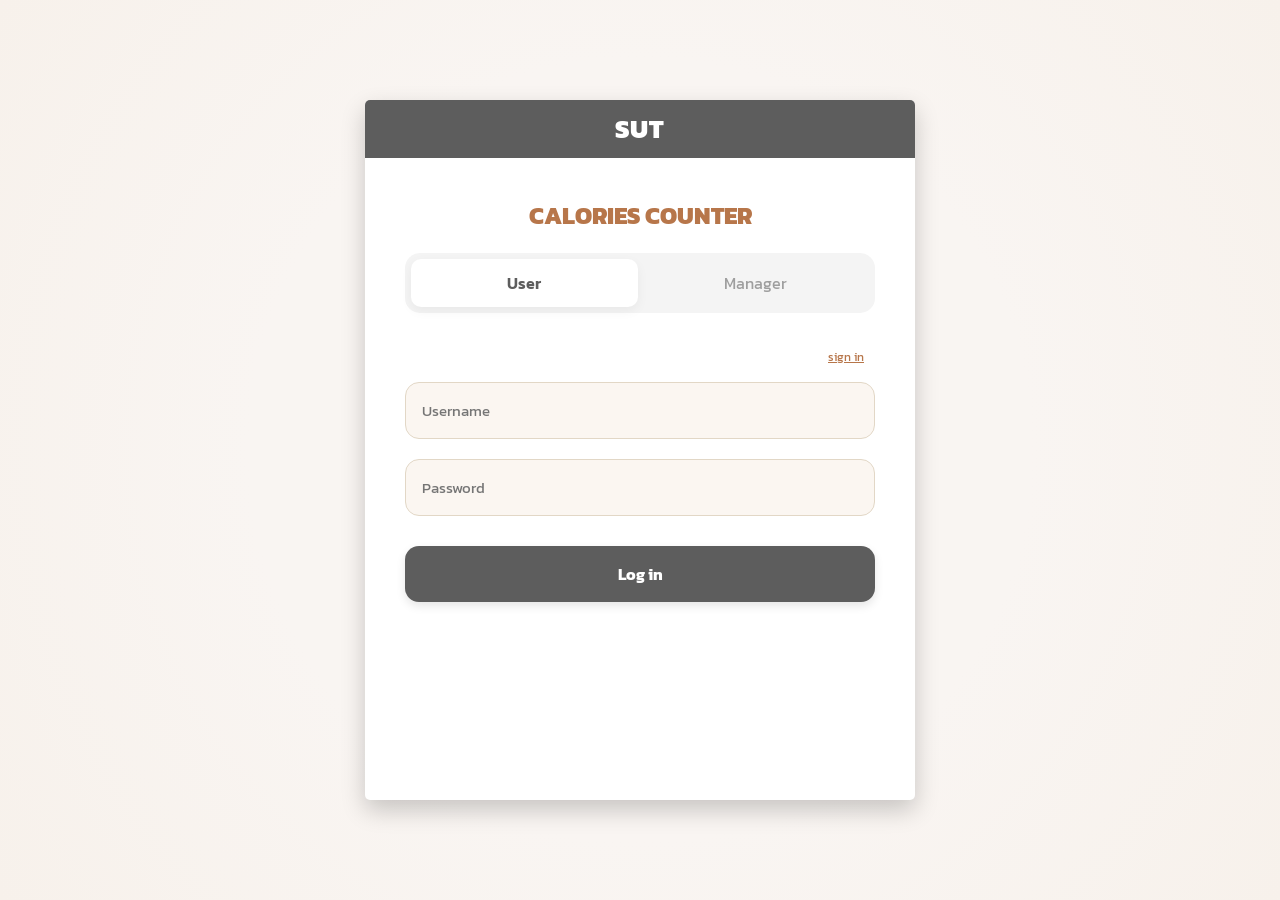
<file: src/main/resources/templates/index.html>
<!DOCTYPE html>
<html lang="th">
<head>
    <meta charset="UTF-8">
    <meta name="viewport" content="width=device-width, initial-scale=1.0">
    <title>log in - CalTrack</title>
    <link href="https://fonts.googleapis.com/css2?family=Kanit:wght@300;400;600&display=swap" rel="stylesheet">
    <style>
        :root {
            --sut-orange: #b7764a;
            --sut-dark: #5d5d5d;
            --bg-gray: #f4f4f4;
            --text-dark: #424242;
        }

        body {
            font-family: 'Segoe UI', 'Kanit', sans-serif;
            background: radial-gradient(circle, #f9f5f2 50%, #f7f1eb 100%); 
            margin: 0;
            display: flex;
            justify-content: center;
            align-items: center;
            height: 100vh;
            width: 100vw;
            margin: 0;
        }

        .app-screen { 
            width: 550px; 
            height: 700px; 
            background: white; 
            position: relative;
            overflow: hidden;
            box-shadow: 0 10px 25px rgba(0,0,0,0.2);
            border-radius: 5px; 
            display: flex;
            flex-direction: column;
        }

        .header { 
            background: var(--sut-dark); 
            padding: 10px; 
            text-align: center; 
            flex-shrink: 0; 
            color: white; 
            font-weight: 600; 
        }

        .content { 
            flex-grow: 1; 
            overflow-y: auto; 
            padding: 40px; 
            display: flex;
            flex-direction: column;
            text-align: center;
        }

        .logo-circle {
            background: #fbf6f1; 
            width: 80px; height: 80px; 
            border-radius: 50%; display: flex; align-items: center; justify-content: center; 
            margin: 0 auto 20px;
        }

        @keyframes float {
            0%, 100% { transform: translateY(0px); }
            50% { transform: translateY(-5px); }
        }

        h2 {
            color: var(--text-dark);
            font-weight: 600;
            margin-bottom: 5px;
            font-size: 1.8rem;
        }

        .tab-buttons {
            display: flex;
            background: var(--bg-gray);
            padding: 6px;
            border-radius: 15px;
            margin: 20px 0 30px;
            gap: 5px;
        }

        .tab-buttons button {
            flex: 1;
            padding: 12px;
            border: none;
            background: transparent;
            cursor: pointer;
            border-radius: 10px;
            transition: all 0.3s ease;
            font-family: 'Kanit';
            font-size: 1rem;
            color: #9e9e9e;
        }

        .tab-buttons button.active {
            background: white;
            color: var(--sut-dark);
            box-shadow: 0 4px 12px rgba(0,0,0,0.05);
            font-weight: 600;
        }

        .mode-tabs {
            text-align: right;
            margin-bottom: 5px;
            padding-right: 5px;
        }

        .mode-tabs button {
            background: none;
            border: none;
            color: var(--sut-orange);
            cursor: pointer;
            font-size: 0.75rem;
            font-family: 'Kanit';
            text-decoration: underline;
        }

        .mode-tabs button.active {
            display: none;
        }

        input {
            width: 100%;
            padding: 16px;
            margin: 10px 0;
            border: 1px solid #e2d7c6;
            border-radius: 14px;
            box-sizing: border-box;
            transition: 0.3s;
            background: #fbf6f1;
            font-family: 'Kanit';
            font-size: 0.95rem;
        }

        input:focus {
            outline: none;
            border-color: var(--sut-orange);
            box-shadow: 0 0 0 4px rgba(183, 118, 74, 0.1);
        }

        #submit-btn {
            width: 100%;
            padding: 16px;
            background-color: var(--sut-dark);
            color: white;
            border: none;
            border-radius: 14px;
            cursor: pointer;
            font-size: 1rem;
            font-weight: bold;
            margin-top: 20px;
            transition: 0.3s;
            font-family: 'Kanit';
            box-shadow: 0 4px 10px rgba(0,0,0,0.1);
        }

        #submit-btn:hover {
            background-color: #424242;
            transform: translateY(-2px);
        }
    </style>
</head>
<body>

<div class="app-screen">
    <div class="header">
        <span style="font-weight: 800; font-size: 1.6rem; color: white; letter-spacing: 1px;">SUT</span>
    </div>

    <div class="content">
        <div class="logo">
            <span style="font-weight: 800; font-size: 1.5rem; color: var(--sut-orange);">CALORIES COUNTER</span>
        </div>

        <div class="tab-buttons">
            <button onclick="uiController.switchRole('user')" id="btn-user" class="active">User</button>
            <button onclick="uiController.switchRole('manager')" id="btn-manager">Manager</button>
        </div>

        <div class="mode-tabs" id="user-modes">
            <button onclick="uiController.switchMode('login')" id="btn-login" class="active">log in</button>
            <button onclick="uiController.switchMode('signup')" id="btn-signup">sign in</button>
        </div>

        <form id="loginForm">
            <input type="text" id="username" placeholder="Username" required>
            <input type="password" id="password" placeholder="Password" required>
            <button type="submit" id="submit-btn">Log in</button>
        </form>
    </div>
</div>

<script>
    class BaseAccount {
        constructor(username, password) {
            this.username = username;
            this.password = password;
        }
        authenticate() {
            return this.username.length > 0 && this.password.length >= 8;
        }
    }

    class UserAccount extends BaseAccount {
        constructor(username, password, mode) {
            super(username, password);
            this.mode = mode;
        }
        getRedirectPath() { 
            if (this.mode === 'signup') {
                return "/calculate"; 
            }
            const hasSetup = localStorage.getItem('user_setup_' + this.username);
            return hasSetup ? "/home" : "/calculate"; 
        }
    }

    class ManagerAccount extends BaseAccount {
        constructor(username, password) {
            super(username, password);
            this.adminId = "admin1";
            this.adminPass = "0630";
        }
        authenticate() {
            return this.username === this.adminId && this.password === this.adminPass;
        }
        getRedirectPath() { return "/manager/home"; }
    }

    const uiController = {
        currentRole: 'user',
        currentMode: 'login',
        
        switchRole(role) {
            this.currentRole = role;
            
            document.getElementById('btn-user').classList.toggle('active', role === 'user');
            document.getElementById('btn-manager').classList.toggle('active', role === 'manager');
            
            document.getElementById('user-modes').style.display = role === 'user' ? 'block' : 'none';
            
            document.getElementById('loginForm').reset();
        },

        switchMode(mode) {
            this.currentMode = mode;
            document.getElementById('btn-login').classList.toggle('active', mode === 'login');
            document.getElementById('btn-signup').classList.toggle('active', mode === 'signup');
            if(document.getElementById('btn-login')) document.getElementById('btn-login').classList.toggle('active', mode === 'login');
            if(document.getElementById('btn-signup')) document.getElementById('btn-signup').classList.toggle('active', mode === 'signup');
            
            const submitBtn = document.getElementById('submit-btn'); // Ensure submitBtn is defined
            submitBtn.innerText = mode === 'login' ? 'log in' : 'sign in';
        },

        handleLogin(e) {
            e.preventDefault();
            const u = document.getElementById('username').value;
            const p = document.getElementById('password').value;
            
            const account = (this.currentRole === 'user') 
                ? new UserAccount(u, p, this.currentMode) 
                : new ManagerAccount(u, p);

            if (account.authenticate()) {
                const formData = new URLSearchParams();
                formData.append('username', u);
                formData.append('password', p);

                fetch('/login', {
                    method: 'POST',
                    body: formData
                }).then(response => {
                    if (response.redirected && response.url.includes('login')) {
                        alert("Invalid credentials or password too short.");
                        location.reload();
                    } else {
                        alert("hello " + account.username + " welcome to the system!");
                        window.location.href = account.getRedirectPath();
                    }
                });
            } else {
                alert("Invalid " + this.currentRole + " credentials. (Password must be 8+ chars)");
            }
        }
    };

    document.getElementById('loginForm').addEventListener('submit', (e) => uiController.handleLogin(e));
</script>

</body>
</html>
</file>
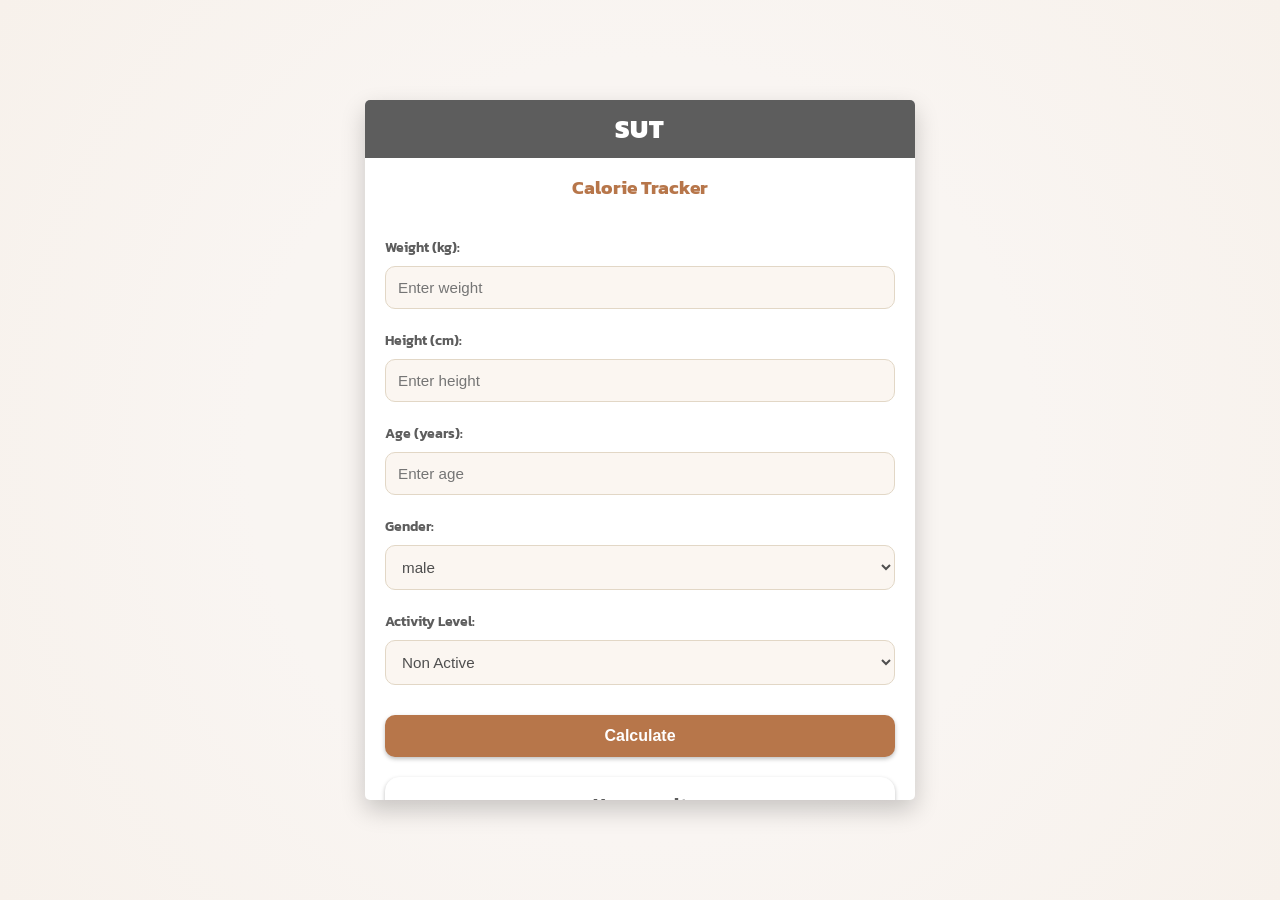
<file: src/main/resources/templates/calculate.html>
<!DOCTYPE html>
<html xmlns:th="http://www.thymeleaf.org">
<head>
    <meta charset="UTF-8">
    <meta name="viewport" content="width=device-width, initial-scale=1.0">
    <title>Health Calculator</title>
    <link href="https://fonts.googleapis.com/css2?family=Kanit:wght@300;400;600&display=swap" rel="stylesheet">
    <style>
        :root {
            --sut-orange: #b7764a;
            --sut-dark: #5d5d5d;
            --bg-gray: #f4f4f4;
        }

        body { 
            font-family: 'Kanit', sans-serif; 
            background: radial-gradient(circle, #f9f5f2 50%, #f7f1eb 100%); 
            margin: 0; 
            display: flex;
            justify-content: center;
            align-items: center;
            height: 100vh;
            width: 100vw;
        }

        .app-screen { 
            width: 550px; 
            height: 700px;
            background: white; 
            position: relative; 
            overflow-y: auto;
            box-shadow: 0 10px 25px rgba(0,0,0,0.2);
            border-radius: 5px; 
            display: flex;
            flex-direction: column;
        }

        .header { 
            background: var(--sut-dark); 
            padding: 10px; 
            text-align: center; 
            flex-shrink: 0; 
            color: white; 
            font-weight: 600; 
        }

        .content { 
            flex-grow: 1; 
            overflow-y: auto; 
            padding: 20px; 
            padding-bottom: 90px; /* Space for footer link */
        }

        h3 { 
            color: var(--sut-orange); 
            text-align: center; 
            margin: 15px 0; 
        }
        
        .form-group { margin-bottom: 20px; }
        label { display: block; font-weight: 600; margin-bottom: 8px; color: #5d5d5d; font-size: 0.9rem; }
        
        input, select { 
            width: 100%; 
            padding: 12px; 
            border: 1px solid #e2d7c6; 
            border-radius: 10px; 
            box-sizing: border-box; 
            font-size: 0.95rem; 
            background-color: #fbf6f1;
            color: #4f4f4f;
        }

        .btn-calculate { 
            width: 100%; 
            padding: 12px; 
            background: var(--sut-orange); 
            color: white; 
            border: none; 
            border-radius: 10px; 
            font-size: 1rem;
            font-weight: bold;
            cursor: pointer; 
            transition: 0.3s; 
            margin-top: 10px;
            box-shadow: 0 2px 4px rgba(0, 0, 0, 0.250);
        }
        .btn-calculate:hover { background: #a36640; transform: translateY(-2px); }

        .result-section { 
            margin-top: 20px; 
            padding: 14px; 
            border-radius: 14px; 
            background: #ffffff; 
            border: 1px solid #ffffff; 
            animation: fadeIn 0.5s;
            box-shadow: 0 2px 4px rgba(0, 0, 0, 0.250);
        }
        
        .result-section h3 { text-align: center; color: var(--sut-dark); margin-top: 0; font-size: 1.1rem; }
        
        .res-item { display: flex; justify-content: space-between; margin-bottom: 10px; padding: 8px 0; border-bottom: 1px solid #f0f0f0; }
        
        .res-label { color: var(--sut-dark); font-weight: 500; font-size: 0.9rem; }
        .val { font-weight: bold; color: var(--sut-orange); font-size: 1rem; }

        .footer-link {
            display: inline-block;
            color: var(--sut-orange);
            text-decoration: none;
            font-weight: 600;
            margin-top: 15px;
            font-size: 0.9rem;
        }

        .btn-submit-setup {
            padding: 12px 25px;
            background-color: var(--sut-dark);
            color: white;
            text-decoration: none;
            border-radius: 8px;
            font-size: 1rem;
            font-weight: bold;
            transition: 0.3s;
            box-shadow: 0 4px 10px rgba(0,0,0,0.1);
            display: block; 
            max-width: 200px; 
            text-align: center;
            margin: 20px auto 0 auto; 
        }

        .btn-submit-setup:hover { background-color: #424242; transform: translateY(-2px); }

    </style>
</head>
<body>

<div class="app-screen">
    <div class="header">
        <span style="font-weight: 800; font-size: 1.6rem; color: white; letter-spacing: 1px;">SUT</span>
    </div>

    <h3>Calorie Tracker</h3>
    
    <div class="content">
    <form action="/calculate" method="post" id="calcForm">
        <div class="form-group">
            <label>Weight (kg):</label>
            <input type="number" id="weight" name="weight" step="0.1" th:value="${weight}" placeholder="Enter weight" required>
        </div>
        <div class="form-group">
            <label>Height (cm):</label>
            <input type="number" id="height" name="height" step="0.1" th:value="${height}" placeholder="Enter height" required>
        </div>
        <div class="form-group">
            <label>Age (years):</label>
            <input type="number" id="age" name="age" th:value="${age}" placeholder="Enter age" required>
        </div>
        <div class="form-group">
            <label>Gender:</label>
            <select id="gender" name="gender">
                <option value="male" th:selected="${gender == 'male'}">male</option>
                <option value="female" th:selected="${gender == 'female'}">female</option>
            </select>
        </div>
        <div class="form-group">
            <label>Activity Level:</label>
            <select id="activity" name="activity">
                <option value="1.2" th:selected="${activity == 1.2}">Non Active</option>
                <option value="1.375" th:selected="${activity == 1.375}">Lightly Active</option>
                <option value="1.55" th:selected="${activity == 1.55}">Moderately Active</option>
                <option value="1.725" th:selected="${activity == 1.725}">Very Active</option>
            </select>
        </div>
        <button type="submit" class="btn-calculate">Calculate</button>
    </form>

    <div class="result-section" th:if="${calories != null}">
        <h3>Your result</h3>
        
        <div class="res-item">
            <span class="res-label">Total kcal:</span>
            <span class="val" th:text="${#numbers.formatDecimal(calories, 1, 0)}">1634</span>
        </div>

        <a href="javascript:void(0)" onclick="completeSetup()" class="btn-submit-setup">Submit</a>
    </div>
</div>
    </div>

<script th:inline="javascript">
    const formFields = ['weight', 'height', 'age', 'gender', 'activity'];
    
    window.addEventListener('load', () => {
        formFields.forEach(field => {
            const savedValue = localStorage.getItem('draft_' + field);
            const input = document.getElementById(field);
            if (savedValue && input && !input.value) {
                input.value = savedValue;
            }
            
            input?.addEventListener('input', (e) => {
                localStorage.setItem('draft_' + field, e.target.value);
            });
        });
    });

    function completeSetup() {
        const username = /*[[${session.username}]]*/ 'guest';
        localStorage.setItem('user_setup_' + username, 'true');
        formFields.forEach(field => localStorage.removeItem('draft_' + field));

        window.location.href = "/home";
    }
</script>

</body>
</html>
</file>
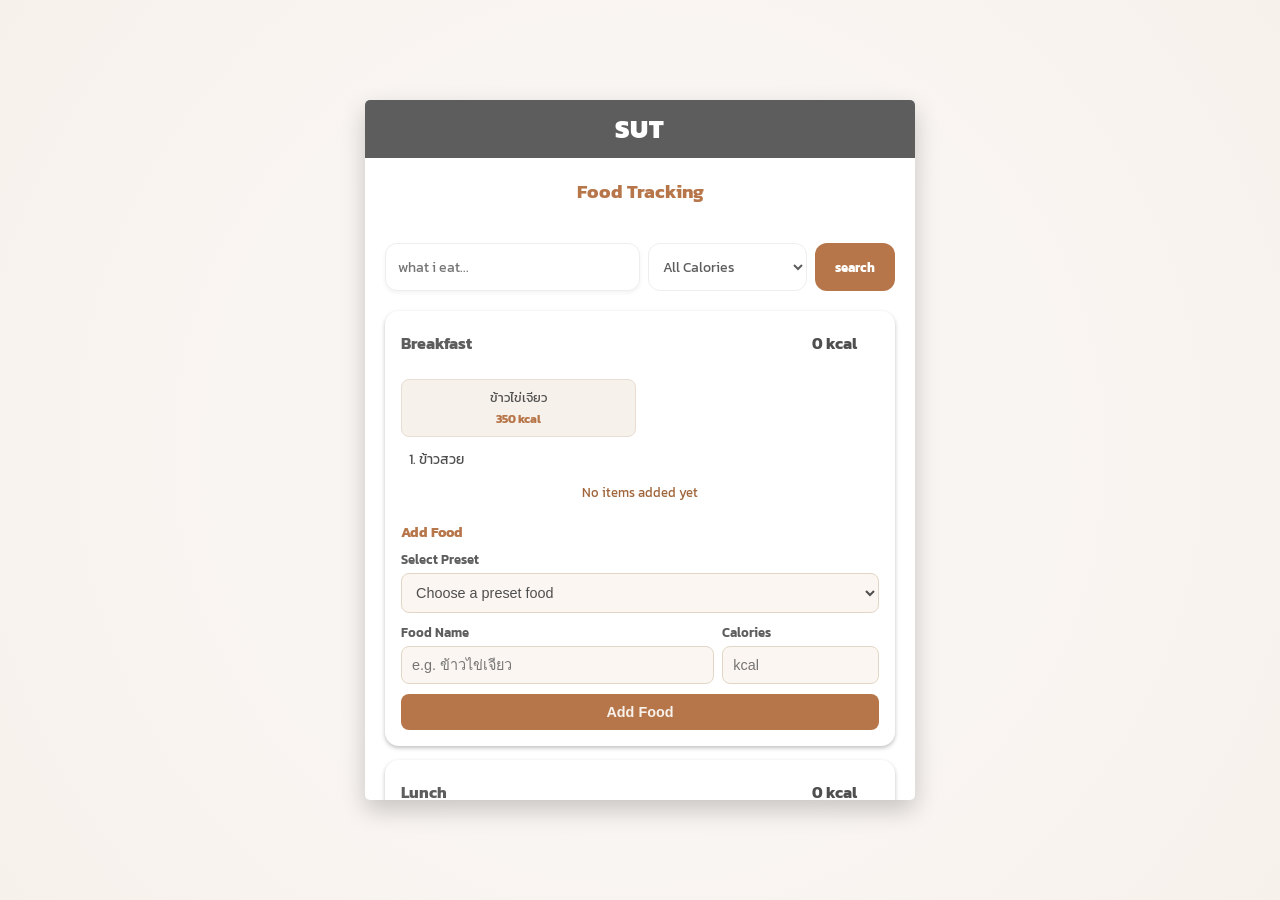
<file: src/main/resources/templates/food.html>
<!DOCTYPE html>
<html xmlns:th="http://www.thymeleaf.org">
<head>
    <meta charset="UTF-8">
    <meta name="viewport" content="width=device-width, initial-scale=1.0">
    <title>Food Tracking</title>
    <link href="https://fonts.googleapis.com/css2?family=Kanit:wght@300;400;600&display=swap" rel="stylesheet">
    <style>
        :root {
            --sut-orange: #b7764a;
            --sut-dark: #5d5d5d;
            --bg-gray: #f4f4f4;
            --status-completed: #ffffff; ;
            --status-pending: #b7764a;
        }

        body {
            font-family: 'Kanit', sans-serif;
            background: radial-gradient(circle, #f9f5f2 50%, #f7f1eb 100%);
            margin: 0;
            display: flex;
            justify-content: center;
            align-items: center;
            height: 100vh;
            width: 100vw;
        }

        .app-screen {
            width: 550px; 
            height: 700px; 
            background: white;
            position: relative;
            overflow: hidden;
            box-shadow: 0 10px 25px rgba(0,0,0,0.2);
            display: flex;
            border-radius: 5px;
            flex-direction: column;
            animation: screenAppear 0.6s ease-out;
        }

        .header {
            background: var(--sut-dark);
            padding: 10px;
            text-align: center;
            flex-shrink: 0;
            color: white;
            font-weight: 600;
        }

        .content {
            flex-grow: 1;
            overflow-y: auto;
            padding: 20px;
            padding-bottom: 90px;
        }

        .meal-section {
            background: white;
            border: 2px solid #ffffff;
            border-radius: 14px;
            padding: 14px;
            margin-bottom: 14px;
            box-shadow: 0 2px 4px rgba(0, 0, 0, 0.250);
        }

        .meal-section.completed {
            background: var(--status-completed);
            color: white;
            box-shadow: 0 2px 4px rgba(0, 0, 0, 0.250);
            border-color: var(--status-completed);
        }

        .meal-section.completed .meal-header,
        .meal-section.completed .section-title {
            color: white;
        }

        .meal-header {
            display: flex;
            justify-content: space-between;
            align-items: center;
            margin-bottom: 12px;
            padding-bottom: 8px;
            
        }

        .meal-section.completed .meal-header {
            border-bottom-color: rgba(255, 255, 255, 0.3);
        }

        .meal-title {
            font-size: 1rem;
            font-weight: bold;
            color: var(--sut-dark);
        }

        .meal-section.completed .meal-title {
            color:#4f4f4f(196, 37, 37);
        }

        .meal-kcal {
            font-size: 1rem;
            font-weight: bold;
            color: #4f4f4f;
            background: white;
            padding: 4px 10px;
            border-radius: 6px;
            min-width: 70px;
            text-align: center;
        }

        .meal-section.completed .meal-kcal {
            background: rgba(255, 255, 255, 0.9);
            color: var(--sut-dark);
        }

    
        .preset-grid {
            display: grid;
            grid-template-columns: 1fr 1fr;
            gap: 8px;
            margin-bottom: 12px;
        }

        .meal-section.completed .preset-grid {
            display: none;
        }

        .preset-card {
            background: #f7f1eb;
            border-radius: 8px;
            padding: 8px;
            color: #4f4f4f;
            font-size: 0.8rem;
            text-align: center;
            cursor: pointer;
            transition: 0.2s;
            border: 1px solid #e8ddd3;
        }

        .preset-card:hover {
            background: #e6dcd3;
            border-color: var(--sut-orange);
        }

        .preset-card b {
            color: var(--sut-orange);
            display: block;
            margin-top: 3px;
            font-size: 0.75rem;
        }

        .section-title {
            color: var(--sut-orange);
            font-weight: bold;
            margin-bottom: 8px;
            font-size: 0.85rem;
        }

        .food-form {
            display: grid;
            gap: 10px;
        }

        .food-form label {
            display: block;
            font-size: 0.8rem;
            font-weight: 600;
            color: #5d5d5d;
            margin-bottom: 4px;
        }

        .meal-section.completed .food-form label {
            color: rgba(255, 255, 255, 0.9);
        }

        .food-form input,
        .food-form select {
            width: 100%;
            padding: 10px;
            border: 1px solid #e2d7c6;
            border-radius: 8px;
            font-size: 0.9rem;
            background: #fbf6f1;
            color: #4f4f4f;
            box-sizing: border-box;
        }

        .meal-section.completed .food-form input,
        .meal-section.completed .food-form select {
            background: rgba(255, 255, 255, 0.1);
            border-color: rgba(255, 255, 255, 0.3);
            color: white;
        }

        .meal-section.completed .food-form input::placeholder,
        .meal-section.completed .food-form select::placeholder {
            color: rgba(255, 255, 255, 0.7);
        }

        .form-row {
            display: grid;
            grid-template-columns: 2fr 1fr;
            gap: 8px;
        }

        .food-form button {
            background: var(--sut-orange);
            color: #f7f1eb;
            padding: 10px;
            border: none;
            border-radius: 8px;
            font-weight: bold;
            cursor: pointer;
            font-size: 0.9rem;
            transition: 0.3s ease;
        }

        .food-form button:hover:not(:disabled) {
            background: #692e04;
            transform: translateY(-2px);
        }

        .meal-section.completed .food-form button {
            background: rgba(255, 255, 255, 0.2);
            color: white;
            cursor: not-allowed;
            opacity: 0.6;
        }

        .food-items-list {
            margin: 0 0 12px 18px;
            padding: 0;
            color: #4f4f4f;
            font-size: 0.85rem;
        }

        .food-item {
            margin-bottom: 6px;
        }

        .meal-section.completed .food-item {
            background: transparent;
            color: #4f4f4f;
            padding: 0;
            text-align: left;
            box-shadow: none;
        }

        .food-item-name {
            flex: 1;
        }

        .food-item-kcal {
            font-weight: bold;
            color: var(--sut-orange);
            margin-left: 8px;
        }

        .meal-section.completed .food-item-kcal {
            color: rgb(202, 39, 39);
        }

        .empty-message {
            text-align: center;
            padding: 8px;
            color: #a0653b;
            font-size: 0.8rem;
            list-style-type: none;
            margin-left: -18px;
        }

        .meal-section.completed .empty-message {
            color: #a0653b;
        }

        .summary-stats {
            display: grid;
            grid-template-columns: 1fr 1fr;
            gap: 10px;
            margin-top: 20px;
            padding-top: 15px;
            border-top: 2px solid #e8ddd3;
        }

        .stat-box {
            background: white;
            border: 1px solid #ffffff;
            padding: 8px;
            border-radius: 10px;
            text-align: center;
            box-shadow: 0 2px 4px rgba(0, 0, 0, 0.250);
        }

        .stat-box b {
            font-size: 1.1rem;
            display: block;
            color: var(--sut-dark);
        }

        .stat-box span {
            font-size: 0.75rem;
            color: #888;
        }

        .footer-link {
            display: inline-block;
            color: var(--sut-orange);
            text-decoration: none;
            font-weight: 600;
            margin-top: 8px;
        }
        .add-button {
    position: absolute;
    bottom: 20px;
    right: 20px;
    width: 60px;
    height: 60px;
    background-color: var(--sut-orange);
    border-radius: 50%;
    display: flex;
    justify-content: center;
    align-items: center;
    color: white;
    font-size: 30px;
    text-decoration: none;
    box-shadow: 0 4px 10px rgba(0,0,0,0.3);
    border: none;
    cursor: pointer;
    z-index: 100;
    transition: 0.3s;
}

.add-button:hover {
    transform: scale(1.1);
    background-color: #692e04;
}
    </style>
</head>
<body>

<div class="app-screen">
    <div class="header">
        <span style="font-weight: 800; font-size: 1.6rem; color: white; letter-spacing: 1px;">SUT</span>
    </div>

    <h3><center style="color: #b7764a;">Food Tracking</center></h3>

    <div class="content">
        <div style="margin-bottom: 20px;">
            <form action="/food" method="get" style="display: flex; gap: 8px;">
                <input type="text" name="searchPreset" th:value="${searchPreset}" placeholder="what i eat..." 
                       style="flex: 2; padding: 12px; border: 1px solid #eeeeee; border-radius: 12px; box-shadow: 0 2px 4px rgba(0,0,0,0.05); font-family: inherit; font-size: 0.9rem;">
                <select name="maxCal" onchange="this.form.submit()" 
                        style="flex: 1.2; padding: 10px; border: 1px solid #eeeeee; border-radius: 12px; background: white; font-family: inherit; cursor: pointer; color: #5d5d5d; font-size: 0.85rem;">
                    <option value="">All Calories</option>
                    <option value="100" th:selected="${maxCal == 100}">&lt; 100 kcal</option>
                    <option value="200" th:selected="${maxCal == 200}">&lt; 200 kcal</option>
                    <option value="500" th:selected="${maxCal == 500}">&lt; 500 kcal</option>
                </select>
                <button type="submit" style="padding: 10px 20px; background: var(--sut-orange); color: white; border: none; border-radius: 12px; font-weight: bold; cursor: pointer; font-family: inherit; transition: 0.3s;">search</button>
            </form>
        </div>
    

        <!-- Breakfast Section -->
        <div class="meal-section" th:classappend="${breakfast != null && breakfast > 0 ? 'completed' : ''}">
            <div class="meal-header">
                <span class="meal-title">Breakfast</span>
                <span class="meal-kcal" th:text="${breakfast} + ' kcal'">0 kcal</span>
            </div>

            <!-- Preset Foods for Breakfast - Hidden when completed -->
            <div class="preset-grid" th:if="${breakfast == null || breakfast == 0}">
                <div class="preset-card" th:each="preset : ${presetFoods}"
                     th:data-name="${preset.key}"
                     th:data-kcal="${preset.value}"
                     onclick="selectPreset('breakfast', this.getAttribute('data-name'), this.getAttribute('data-kcal'))">
                    <span th:text="${preset.key}">ข้าวไข่เจียว</span>
                    <b th:text="${preset.value} + ' kcal'">350 kcal</b>
                </div>
            </div>

            <!-- Breakfast Items List -->
            <ol class="food-items-list">
                <li class="food-item" th:each="item : ${breakfastItems}" th:if="${breakfastItems != null}" th:text="${item}">ข้าวสวย</li>
                <li class="empty-message" th:if="${breakfastItems == null || #lists.isEmpty(breakfastItems)}">
                    No items added yet
                </li>
            </ol>

            <!-- Add Food Form for Breakfast -->
            <div th:if="${breakfast == null || breakfast == 0}">
                <div class="section-title">Add Food</div>
                <form class="food-form" action="/food" method="post">
                    <input type="hidden" name="meal" value="breakfast">
                    
                    
                    <div>
                        <label for="presetFood-breakfast">Select Preset</label>
                        <select id="presetFood-breakfast" name="presetFood">
                            <option value="">Choose a preset food</option>
                            <option th:each="preset : ${presetFoods}"
                                    th:value="${preset.key} + '|' + ${preset.value}"
                                    th:text="${preset.key} + ' (' + ${preset.value} + ' kcal)'">
                                ข้าวไข่เจียว (350 kcal)
                            </option>
                        </select>
                    </div>

                    <div class="form-row">
                        <div>
                            <label for="foodName-breakfast">Food Name</label>
                            <input type="text" id="foodName-breakfast" name="foodName" placeholder="e.g. ข้าวไข่เจียว">
                        </div>
                        <div>
                            <label for="kcal-breakfast">Calories</label>
                            <input type="number" id="kcal-breakfast" name="kcal" min="0" placeholder="kcal">
                        </div>
                    </div>

                    <button type="submit">Add Food</button>
                    
                </form>
            </div>
        </div>

        <!-- Lunch Section -->
        <div class="meal-section" th:classappend="${lunch != null && lunch > 0 ? 'completed' : ''}">
            <div class="meal-header">
                <span class="meal-title">Lunch</span>
                <span class="meal-kcal" th:text="${lunch} + ' kcal'">0 kcal</span>
            </div>

            <!-- Preset Foods for Lunch - Hidden when completed -->
            <div class="preset-grid" th:if="${lunch == null || lunch == 0}">
                <div class="preset-card" th:each="preset : ${presetFoods}"
                     th:data-name="${preset.key}"
                     th:data-kcal="${preset.value}"
                     onclick="selectPreset('lunch', this.getAttribute('data-name'), this.getAttribute('data-kcal'))">
                    <span th:text="${preset.key}">ข้าวไข่เจียว</span>
                    <b th:text="${preset.value} + ' kcal'">350 kcal</b>
                </div>
            </div>

            <!-- Lunch Items List -->
            <ol class="food-items-list">
                <li class="food-item" th:each="item : ${lunchItems}" th:if="${lunchItems != null}" th:text="${item}">ยำหมูย่าง</li>
                <li class="empty-message" th:if="${lunchItems == null || #lists.isEmpty(lunchItems)}">
                    No items added yet
                </li>
            </ol>

            <!-- Add Food Form for Lunch -->
            <div th:if="${lunch == null || lunch == 0}">
                <div class="section-title">Add Food</div>
                <form class="food-form" action="/food" method="post">
                    <input type="hidden" name="meal" value="lunch">
                    
                    <div>
                        <label for="presetFood-lunch">Select Preset</label>
                        <select id="presetFood-lunch" name="presetFood">
                            <option value="">Choose a preset food</option>
                            <option th:each="preset : ${presetFoods}"
                                    th:value="${preset.key} + '|' + ${preset.value}"
                                    th:text="${preset.key} + ' (' + ${preset.value} + ' kcal)'">
                                ข้าวไข่เจียว (350 kcal)
                            </option>
                        </select>
                    </div>

                    <div class="form-row">
                        <div>
                            <label for="foodName-lunch">Food Name</label>
                            <input type="text" id="foodName-lunch" name="foodName" placeholder="e.g. ยำหมูย่าง">
                        </div>
                        <div>
                            <label for="kcal-lunch">Calories</label>
                            <input type="number" id="kcal-lunch" name="kcal" min="0" placeholder="kcal">
                        </div>
                    </div>

                    <button type="submit">Add Food</button>
                </form>
            </div>
        </div>

        <!-- Dinner Section -->
        <div class="meal-section" th:classappend="${dinner != null && dinner > 0 ? 'completed' : ''}">
            <div class="meal-header">
                <span class="meal-title"> Dinner</span>
                <span class="meal-kcal" th:text="${dinner} + ' kcal'">0 kcal</span>
            </div>

            <!-- Preset Foods for Dinner - Hidden when completed -->
            <div class="preset-grid" th:if="${dinner == null || dinner == 0}">
                <div class="preset-card" th:each="preset : ${presetFoods}"
                     th:data-name="${preset.key}"
                     th:data-kcal="${preset.value}"
                     onclick="selectPreset('dinner', this.getAttribute('data-name'), this.getAttribute('data-kcal'))">
                    <span th:text="${preset.key}">ข้าวไข่เจียว</span>
                    <b th:text="${preset.value} + ' kcal'">350 kcal</b>
                </div>
            </div>

            <!-- Dinner Items List -->
            <ol class="food-items-list">
                <li class="food-item" th:each="item : ${dinnerItems}" th:if="${dinnerItems != null}" th:text="${item}">แกงจืด</li>
                <li class="empty-message" th:if="${dinnerItems == null || #lists.isEmpty(dinnerItems)}">
                    No items added yet
                </li>
            </ol>

            <!-- Add Food Form for Dinner -->
            <div th:if="${dinner == null || dinner == 0}">
                <div class="section-title">Add Food</div>
                <form class="food-form" action="/food" method="post">
                    <input type="hidden" name="meal" value="dinner">
                    
                    <div>
                        <label for="presetFood-dinner">Select Preset</label>
                        <select id="presetFood-dinner" name="presetFood">
                            <option value="">Choose a preset food</option>
                            <option th:each="preset : ${presetFoods}"
                                    th:value="${preset.key} + '|' + ${preset.value}"
                                    th:text="${preset.key} + ' (' + ${preset.value} + ' kcal)'">
                                ข้าวไข่เจียว (350 kcal)
                            </option>
                        </select>
                    </div>

                    <div class="form-row">
                        <div>
                            <label for="foodName-dinner">Food Name</label>
                            <input type="text" id="foodName-dinner" name="foodName" placeholder="e.g. แกงจืด">
                        </div>
                        <div>
                            <label for="kcal-dinner">Calories</label>
                            <input type="number" id="kcal-dinner" name="kcal" min="0" placeholder="kcal">
                        </div>
                    </div>

                    <button type="submit">Add Food</button>
                </form>
            </div>
        </div>

        <!-- Summary Stats at Bottom -->
        <div class="summary-stats">
            <div class="stat-box">
                <b th:text="${totalEaten != null ? totalEaten : 0}">0</b>
                <span>Kcal today</span>
            </div>
            <div class="stat-box">
                <b th:text="${(breakfastItems != null ? #lists.size(breakfastItems) : 0) + (lunchItems != null ? #lists.size(lunchItems) : 0) + (dinnerItems != null ? #lists.size(dinnerItems) : 0)}">0</b>
                <span>Total items</span>
            </div>
        </div>

        <a href="/home" class="footer-link">Back</a>
    </div>
</div>

<script>
    function selectPreset(meal, name, kcal) {
        document.getElementById('foodName-' + meal).value = name;
        document.getElementById('kcal-' + meal).value = kcal;
        document.getElementById('presetFood-' + meal).value = name + '|' + kcal;
    }
</script>

</body>
</html>
</file>
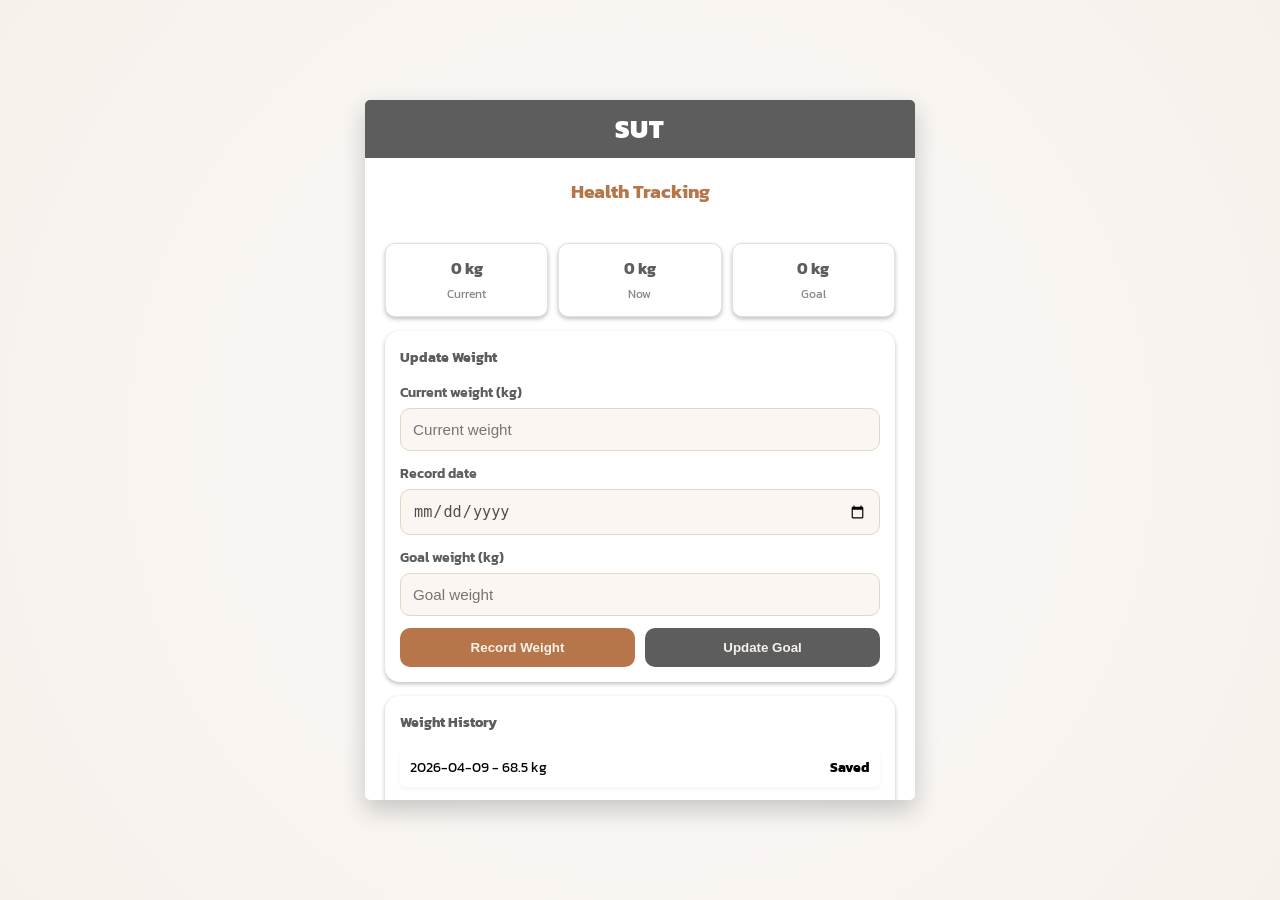
<file: src/main/resources/templates/health.html>
<!DOCTYPE html>
<html xmlns:th="http://www.thymeleaf.org">
<head>
    <meta charset="UTF-8">
    <meta name="viewport" content="width=device-width, initial-scale=1.0">
    <title>Health Tracking</title>
    <link href="https://fonts.googleapis.com/css2?family=Kanit:wght@300;400;600;700&display=swap" rel="stylesheet">
    <style>
        :root {
            --sut-orange: #b7764a;
            --sut-dark: #5d5d5d;
            --bg-gray: #f4f4f4;
        }

        body {
            font-family: 'Kanit', sans-serif;
            background: radial-gradient(circle, #f9f5f2 50%, #f7f1eb 100%);
            margin: 0;
            display: flex;
            justify-content: center;
            align-items: center;
            height: 100vh;
            width: 100vw;
            
        }

        .app-screen {
            width: 550px; 
            height: 700px; 
            background: white;
            position: relative;
            overflow: hidden;
            box-shadow: 0 10px 25px rgba(0,0,0,0.2);
            display: flex;
            border-radius: 5px;
            flex-direction: column;
        }

        .header {
            background: var(--sut-dark);
            padding: 10px;
            text-align: center;
            flex-shrink: 0;
            color: white;
            font-weight: 600;
        }

        .content {
            flex-grow: 1;
            overflow-y: auto;
            padding: 20px;
            padding-bottom: 90px;
        }

        .stats-grid {
            display: grid;
            grid-template-columns: 1fr 1fr 1fr;
            gap: 10px;
            margin-bottom: 14px;
        }

        .stat-box {
            background: white;
            border: 1px solid #e0e0e0;
            padding: 12px;
            border-radius: 10px;
            text-align: center;
            box-shadow: 0 2px 4px rgba(0, 0, 0, 0.250);
        }

        .stat-box b {
            font-size: 1rem;
            display: block;
            color: var(--sut-dark);
            
        }

        .stat-box span {
            font-size: 0.75rem;
            color: #888;
        }

        .section-card {
            background: white;
            border: 1px solid #ffffff;
            border-radius: 14px;
            padding: 14px;
            margin-bottom: 14px;
            box-shadow: 0 2px 4px rgba(0, 0, 0, 0.250);
        }

        .section-title {
            color: var(--sut-dark);
            font-weight: bold;
            margin-bottom: 10px;
            border-bottom: #ffffff;
            padding-bottom: 4px;
            font-size: 0.9rem;
        }

        .weight-form {
            display: grid;
            gap: 12px;
        }

        .weight-form label {
            display: block;
            font-size: 0.85rem;
            font-weight: 600;
            color: #5d5d5d;
            margin-bottom: 6px;
        }

        .weight-form input {
            width: 100%;
            padding: 12px;
            border: 1px solid #e2d7c6;
            border-radius: 10px;
            font-size: 0.95rem;
            background: #fbf6f1;
            color: #4f4f4f;
            box-sizing: border-box;
        }

        .button-row {
            display: grid;
            grid-template-columns: 1fr 1fr;
            gap: 10px;
        }

        .weight-form button {
            background: var(--sut-orange);
            color: #f7f1eb;
            padding: 12px;
            border: none;
            border-radius: 10px;
            font-weight: bold;
            cursor: pointer;
        }

        .secondary-btn {
            background: var(--sut-dark) !important;
        }

        .list-item {
            display: flex;
            justify-content: space-between;
            gap: 10px;
            padding: 10px;
            background: white;
            margin-bottom: 6px;
            border-radius: 6px;
            box-shadow: 0 2px 4px rgba(0,0,0,0.05);
            font-size: 0.85rem;
        }

        .footer-link {
            display: inline-block;
            color: var(--sut-orange);
            text-decoration: none;
            font-weight: 600;
            margin-top: 8px;
        }
    </style>
</head>
<body>

<div class="app-screen">
    <div class="header">
        <span style="font-weight: 800; font-size: 1.6rem; color: white; letter-spacing: 1px;">SUT</span>
    </div>

<h3><center style="color: #b7764a;">Health Tracking</center></h3>

    <div class="content">
        <div class="stats-grid">
            <div class="stat-box">
                <b th:text="${currentWeight} + ' kg'">0 kg</b>
                <span>Current</span>
            </div>
            <div class="stat-box">
                <b th:text="${nowWeight} + ' kg'">0 kg</b>
                <span>Now</span>
            </div>
            <div class="stat-box">
                <b th:text="${goalWeight} + ' kg'">0 kg</b>
                <span>Goal</span>
            </div>
        </div>

        <div class="section-card">
            <div class="section-title">Update Weight</div>
            <form class="weight-form" action="/health" method="post">
                <div>
                    <label for="currentWeight">Current weight (kg)</label>
                    <input type="number" id="currentWeight" name="currentWeight" step="0.1" min="0" placeholder="Current weight">
                </div>
                <div>
                    <label for="recordDate">Record date</label>
                    <input type="date" id="recordDate" name="recordDate">
                </div>
                <div>
                    <label for="goalWeight">Goal weight (kg)</label>
                    <input type="number" id="goalWeight" name="goalWeight" step="0.1" min="0" placeholder="Goal weight" th:value="${goalWeight > 0 ? goalWeight : ''}">
                </div>
                <div class="button-row">
                    <button type="submit">Record Weight</button>
                    <button type="submit" class="secondary-btn" name="updateGoalOnly" value="true">Update Goal</button>
                </div>
            </form>
        </div>

        <div class="section-card">
            <div class="section-title">Weight History</div>
            <div class="list-item" th:each="item : ${weightHistory}">
                <span th:text="${item}">2026-04-09 - 68.5 kg</span>
                <b>Saved</b>
            </div>
            <div class="list-item" th:if="${#lists.isEmpty(weightHistory)}">
                <span> None </span>
            </div>
        </div>

        <a href="/home" class="footer-link"> Back </a>
    </div>
</div>

</body>
</html>
</file>
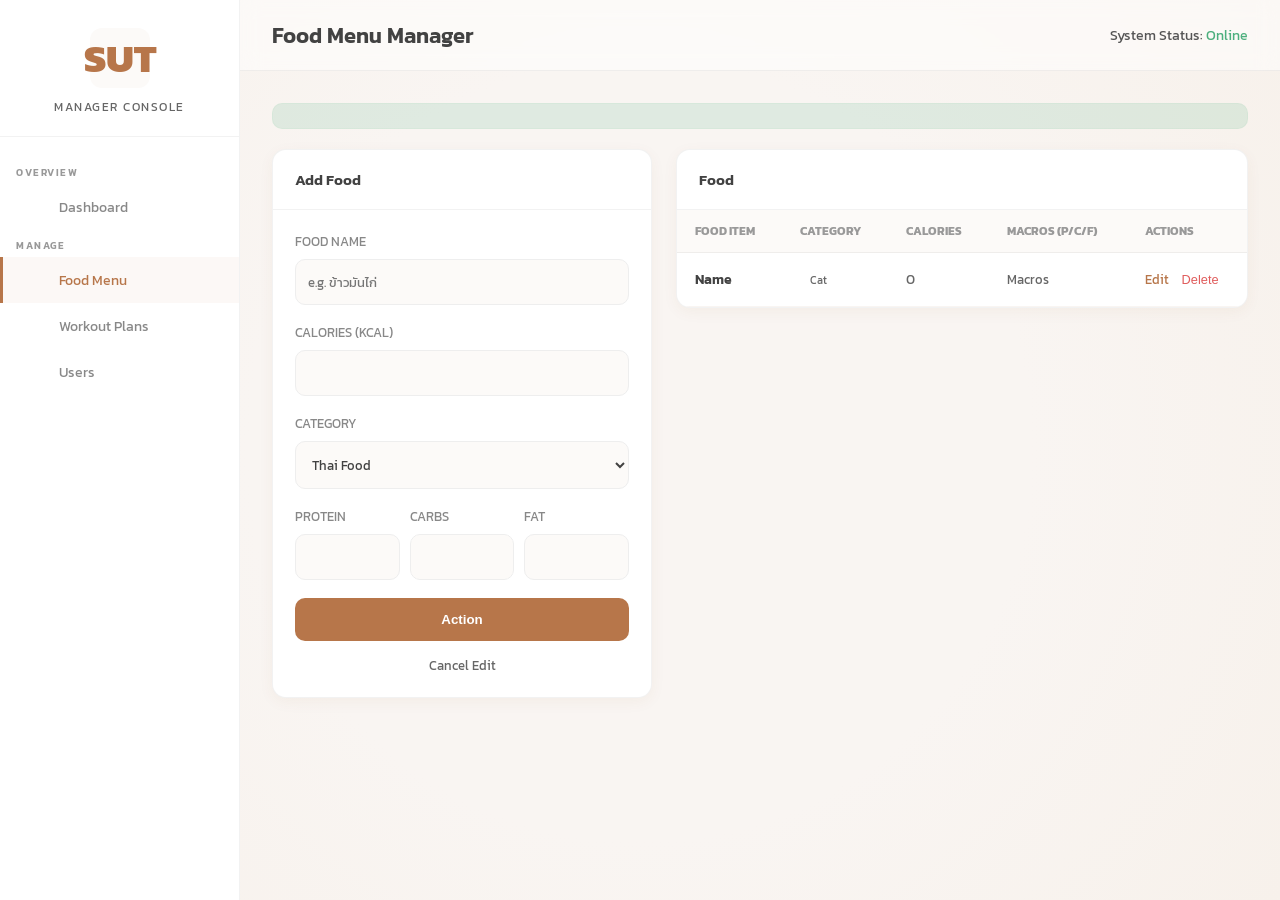
<file: src/main/resources/templates/Managefood.html>
<!DOCTYPE html>
<html xmlns:th="http://www.thymeleaf.org">
<head>
    <meta charset="UTF-8">
    <title>Manage Food - HealthTrack</title>
    <link href="https://fonts.googleapis.com/css2?family=DM+Serif+Display&family=DM+Sans:wght@300;400;500;600&family=Kanit:wght@300;400;500&display=swap" rel="stylesheet">
    <style>
        :root { --orange: #b7764a; --orange-light: #d4956e; --cream: #f7f1eb; --success: #4caf7d; --danger: #e05c5c; --text-dark: #424242; }
        * { box-sizing: border-box; margin: 0; padding: 0; }


        body { font-family: 'Kanit', 'DM Sans', sans-serif; background: radial-gradient(circle, #f9f5f2 50%, #f7f1eb 100%); min-height: 100vh; display: flex; color: var(--text-dark); }

    
        .sidebar { width: 240px; background: #ffffff; min-height: 100vh; display: flex; flex-direction: column; border-right: 1px solid rgba(0,0,0,0.05); flex-shrink: 0; }
        .sidebar-brand { padding: 28px 24px 20px; border-bottom: 1px solid rgba(0,0,0,0.05); text-align: center; }
        .sidebar-brand .brand-title { font-family: 'DM Serif Display', serif; font-size: 1.3rem; color: var(--orange); }
        .sidebar-brand .brand-sub { font-size: 0.72rem; color: #666; margin-top: 3px; letter-spacing: 1.5px; text-transform: uppercase; }
        .sidebar-nav { flex: 1; padding: 20px 0; }
        .nav-section { padding: 8px 16px 4px; font-size: 0.65rem; color: #999; letter-spacing: 1.5px; text-transform: uppercase; font-weight: 600; }
        .nav-item { display: flex; align-items: center; gap: 12px; padding: 12px 24px; color: #888; text-decoration: none; font-size: 0.9rem; border-left: 3px solid transparent; transition: all 0.2s; }
        .nav-item:hover, .nav-item.active { color: var(--orange); background: rgba(183,118,74,0.05); border-left-color: var(--orange); }
        .nav-item .icon { font-size: 1rem; width: 20px; text-align: center; }
        .sidebar-logo { width: 60px; height: auto; margin-bottom: 10px; }

        
        .main { flex: 1; display: flex; flex-direction: column; overflow-y: auto; }
        .topbar { background: rgba(255, 255, 255, 0.5); padding: 18px 32px; display: flex; align-items: center; justify-content: space-between; border-bottom: 1px solid rgba(0,0,0,0.05); flex-shrink: 0; backdrop-filter: blur(10px); }
        .topbar-title { font-weight: 600; font-size: 1.4rem; color: var(--text-dark); }
        .content { padding: 32px; flex: 1; animation: contentFadeIn 0.5s ease-out; }

        .page-grid { display: grid; grid-template-columns: 380px 1fr; gap: 24px; align-items: start; }

        
        .card { background: #ffffff; border: 1px solid rgba(0,0,0,0.05); border-radius: 14px; overflow: hidden; box-shadow: 0 4px 15px rgba(139, 69, 19, 0.05); }
        .card-header { padding: 18px 22px; border-bottom: 1px solid rgba(0,0,0,0.05); display: flex; align-items: center; justify-content: space-between; }
        .card-title { font-size: 0.95rem; font-weight: 600; color: var(--text-dark); }
        .card-body { padding: 22px; }

        .form-group { margin-bottom: 18px; }
        .form-label { display: block; font-size: 0.8rem; color: #888; margin-bottom: 8px; text-transform: uppercase; }
        .form-input, .form-select { width: 100%; padding: 12px; background: #fcfaf8; border: 1px solid #eee; border-radius: 10px; color: var(--text-dark); font-family: 'Kanit', sans-serif; }
        .form-input:focus { outline: none; border-color: var(--orange); }
        
        .macro-grid { display: grid; grid-template-columns: 1fr 1fr 1fr; gap: 10px; }

        .btn-primary { width: 100%; padding: 14px; background: var(--orange); color: white; border: none; border-radius: 10px; font-weight: 600; cursor: pointer; transition: 0.2s; }
        .btn-primary:hover { background: var(--orange-light); }
        .btn-secondary { background: #333; color: #ccc; }

        
        table { width: 100%; border-collapse: collapse; }
        thead th { text-align: left; padding: 12px 18px; font-size: 0.72rem; text-transform: uppercase; color: #999; border-bottom: 1px solid rgba(0,0,0,0.05); background: #fcfaf8; }
        tbody td { padding: 16px 18px; color: #666; border-bottom: 1px solid #f9f5f2; font-size: 0.88rem; }
        .food-name { font-weight: 600; color: var(--text-dark); }
        .category-tag { padding: 4px 10px; border-radius: 20px; font-size: 0.7rem; background: rgba(255,255,255,0.05); }

        .action-link { color: var(--orange); text-decoration: none; font-size: 0.8rem; margin-right: 10px; }
        .btn-del { color: var(--danger); background: none; border: none; cursor: pointer; font-size: 0.8rem; }

        .alert { padding: 12px 18px; border-radius: 10px; margin-bottom: 20px; font-size: 0.88rem; background: rgba(76,175,125,0.15); color: var(--success); border: 1px solid rgba(76,175,125,0.05); }
    </style>
</head>
<body>

<div class="sidebar">
    <div class="sidebar-brand">
        <div style="background: #fcfaf8; width: 60px; height: 60px; border-radius: 12px; display: flex; align-items: center; justify-content: center; margin: 0 auto 10px;">
            <span style="font-weight: 800; font-size: 2.5rem; color: #b7764a;">SUT</span>
        </div>
        <div class="brand-sub">Manager Console</div>
    </div>
    <nav class="sidebar-nav">
        <div class="nav-section">Overview</div>
        <a href="/manager/home" class="nav-item"><span class="icon"></span> Dashboard</a>
        <div class="nav-section">Manage</div>
        <a href="/manager/food" class="nav-item active"><span class="icon"></span> Food Menu</a>
        <a href="/manager/workout" class="nav-item"><span class="icon"></span> Workout Plans</a>
        <a href="/manager/users" class="nav-item"><span class="icon"></span> Users</a>
    </nav>
</div>

<div class="main">
    <div class="topbar">
        <div class="topbar-title">Food Menu Manager</div>
        <div style="font-size: 0.85rem; color: #555;">System Status: <span style="color: var(--success);">Online</span></div>
    </div>

    <div class="content">
        <div th:if="${successMsg}" class="alert" th:text="${successMsg}"></div>

        <div class="page-grid">
            <!-- Form Card -->
            <div class="card">
                <div class="card-header">
                    <span class="card-title" th:text="${editFood != null ? 'Edit Food Item' : 'Add New Food'}">Add Food</span>
                </div>
                <div class="card-body">
                    <form th:action="${editFood != null ? '/manager/food/update' : '/manager/food/add'}" method="post">
                        <input type="hidden" name="id" th:if="${editFood != null}" th:value="${editFood.id}">
                        
                        <div class="form-group">
                            <label class="form-label">Food Name</label>
                            <input type="text" name="name" class="form-input" required th:value="${editFood?.name}" placeholder="e.g. ข้าวมันไก่">
                        </div>

                        <div class="form-group">
                            <label class="form-label">Calories (kcal)</label>
                            <input type="number" name="calories" class="form-input" required th:value="${editFood?.calories}">
                        </div>

                        <div class="form-group">
                            <label class="form-label">Category</label>
                            <select name="category" class="form-select">
                                <option th:selected="${editFood?.category == 'Thai'}" value="Thai">Thai Food</option>
                                <option th:selected="${editFood?.category == 'japan'}" value="japan">Japanese Food</option>
                                <option th:selected="${editFood?.category == 'chinese'}" value="chinese">Chinese Food</option>
                                <option th:selected="${editFood?.category == 'Healthy'}" value="Healthy">Healthy</option>
                                <option th:selected="${editFood?.category == 'Snack'}" value="Snack">Snack/Drink</option>
                                <option th:selected="${editFood?.category == 'other'}" value="other">Other</option>
                            </select>
                        </div>

                        <div class="macro-grid">
                            <div class="form-group"><label class="form-label">Protein</label><input type="number" step="0.1" name="protein" class="form-input" th:value="${editFood?.protein}"></div>
                            <div class="form-group"><label class="form-label">Carbs</label><input type="number" step="0.1" name="carbs" class="form-input" th:value="${editFood?.carbs}"></div>
                            <div class="form-group"><label class="form-label">Fat</label><input type="number" step="0.1" name="fat" class="form-input" th:value="${editFood?.fat}"></div>
                        </div>
                        
                        <button type="submit" class="btn-primary" th:text="${editFood != null ? 'Update Food Item' : '+ Add food'}">Action</button>
                        <a th:if="${editFood != null}" href="/manager/food" style="display:block; text-align:center; margin-top:15px; color:#666; text-decoration:none; font-size:0.8rem;">Cancel Edit</a>
                    </form>
                </div>
            </div>

            <!-- Table Card -->
            <div class="card">
                <div class="card-header">
                    <span class="card-title">Food</span>
                </div>
                <div class="card-body" style="padding: 0;">
                    <table>
                        <thead>
                            <tr>
                                <th>Food Item</th>
                                <th>Category</th>
                                <th>Calories</th>
                                <th>Macros (P/C/F)</th>
                                <th>Actions</th>
                            </tr>
                        </thead>
                        <tbody>
                            <tr th:each="f : ${foodItems}">
                                <td class="food-name" th:text="${f.name}">Name</td>
                                <td><span class="category-tag" th:text="${f.category}">Cat</span></td>
                                <td th:text="${f.calories + ' kcal'}">0</td>
                                <td style="font-size: 0.8rem; color: #666;" th:text="${f.protein + 'g / ' + f.carbs + 'g / ' + f.fat + 'g'}">Macros</td>
                                <td>
                                    <a th:href="@{/manager/food/edit(id=${f.id})}" class="action-link">Edit</a>
                                    <form th:action="@{/manager/food/delete}" method="post" style="display: inline;">
                                        <input type="hidden" name="id" th:value="${f.id}">
                                        <button type="submit" class="btn-del" onclick="return confirm('Delete this food?')">Delete</button>
                                    </form>
                                </td>
                            </tr>
                        </tbody>
                    </table>
                </div>
            </div>
        </div>
    </div>
</div>

</body>
</html>
</file>
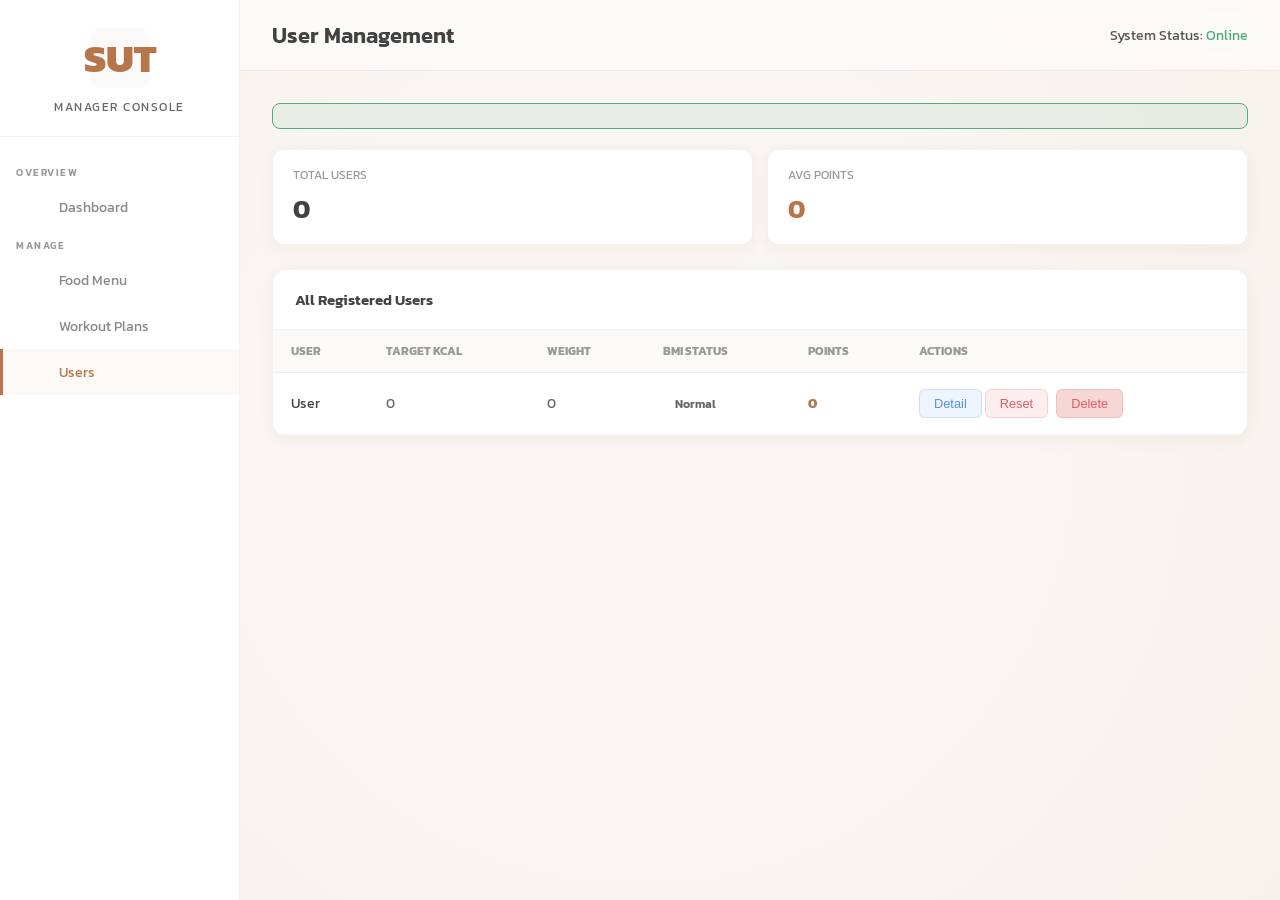
<file: src/main/resources/templates/Manageuser.html>
<!DOCTYPE html>
<html xmlns:th="http://www.thymeleaf.org">
<head>
    <meta charset="UTF-8">
    <title>Manage Users - HealthTrack</title>
    <link href="https://fonts.googleapis.com/css2?family=DM+Sans:wght@300;400;500;600&family=Kanit:wght@300;400;500&display=swap" rel="stylesheet">
    <style>
        :root { --orange: #b7764a; --orange-light: #d4956e; --cream: #f7f1eb; --success: #4caf7d; --danger: #e05c5c; --info: #5c8fe0; --text-dark: #424242; }
        * { box-sizing: border-box; margin: 0; padding: 0; }

        @keyframes contentFadeIn {
            from { opacity: 0; transform: translateY(15px); }
            to { opacity: 1; transform: translateY(0); }
        }

        body { font-family: 'Kanit', 'DM Sans', sans-serif; background: radial-gradient(circle, #f9f5f2 50%, #f7f1eb 100%); min-height: 100vh; display: flex; color: var(--text-dark); }

        .sidebar { width: 240px; background: #ffffff; min-height: 100vh; display: flex; flex-direction: column; border-right: 1px solid rgba(0,0,0,0.05); flex-shrink: 0; }
        .sidebar-brand { padding: 28px 24px 20px; border-bottom: 1px solid rgba(0,0,0,0.05); text-align: center; }
        .sidebar-brand .brand-title { font-weight: 700; font-size: 1.3rem; color: var(--orange); }
        .sidebar-brand .brand-sub { font-size: 0.72rem; color: #666; margin-top: 3px; letter-spacing: 1.5px; text-transform: uppercase; }
        .sidebar-nav { flex: 1; padding: 20px 0; }
        .nav-section { padding: 8px 16px 4px; font-size: 0.65rem; color: #999; letter-spacing: 1.5px; text-transform: uppercase; font-weight: 600; }
        .nav-item { display: flex; align-items: center; gap: 12px; padding: 12px 24px; color: #888; text-decoration: none; font-size: 0.9rem; border-left: 3px solid transparent; transition: all 0.2s; }
        .nav-item:hover, .nav-item.active { color: var(--orange); background: rgba(183,118,74,0.05); border-left-color: var(--orange); }
        .nav-item .icon { font-size: 1rem; width: 20px; text-align: center; }
        .sidebar-logo { width: 60px; height: auto; margin-bottom: 10px; }

        .main { flex: 1; display: flex; flex-direction: column; overflow-y: auto; }
        .topbar { background: rgba(255, 255, 255, 0.5); padding: 18px 32px; display: flex; align-items: center; justify-content: space-between; border-bottom: 1px solid rgba(0,0,0,0.05); flex-shrink: 0; backdrop-filter: blur(10px); }
        .topbar-title { font-weight: 600; font-size: 1.4rem; color: var(--text-dark); }
        .btn-logout { background: transparent; border: 1px solid #333; color: #666; padding: 7px 16px; border-radius: 8px; cursor: pointer; font-size: 0.8rem; text-decoration: none; }
        .content { padding: 32px; flex: 1; }

        .mini-stats { display: grid; grid-template-columns: repeat(2, 1fr); gap: 14px; margin-bottom: 24px; }
        .mini-card { background: #ffffff; border: 1px solid rgba(0,0,0,0.05); border-radius: 12px; padding: 16px 20px; box-shadow: 0 4px 15px rgba(139, 69, 19, 0.05); }
        .mini-label { font-size: 0.72rem; color: #999; text-transform: uppercase; margin-bottom: 6px; }
        .mini-value { font-size: 1.6rem; font-weight: 700; color: var(--text-dark); }
        .mini-value.orange { color: var(--orange); }

        .card { background: #ffffff; border: 1px solid rgba(0,0,0,0.05); border-radius: 14px; overflow: hidden; box-shadow: 0 4px 15px rgba(139, 69, 19, 0.05); }
        .card-header { padding: 18px 22px; border-bottom: 1px solid rgba(0,0,0,0.05); display: flex; align-items: center; justify-content: space-between; }
        .card-title { font-size: 0.95rem; font-weight: 600; color: var(--text-dark); }

        table { width: 100%; border-collapse: collapse; }
        thead th { text-align: left; padding: 12px 18px; font-size: 0.72rem; text-transform: uppercase; color: #999; background: #fcfaf8; border-bottom: 1px solid rgba(0,0,0,0.05); }
        tbody td { padding: 16px 18px; color: #666; border-bottom: 1px solid #f9f5f2; font-size: 0.88rem; }

        .tag { padding: 4px 12px; border-radius: 20px; font-size: 0.72rem; font-weight: 600; }
        .tag-normal { background: rgba(76,175,125,0.15); color: var(--success); }
        .tag-overweight { background: rgba(224,92,92,0.12); color: var(--danger); }
        .tag-lower { background: rgba(92,143,224,0.15); color: var(--info); }

        .btn-view { padding: 6px 14px; background: rgba(92,143,224,0.1); color: var(--info); border: 1px solid rgba(92,143,224,0.2); border-radius: 6px; cursor: pointer; font-size: 0.8rem; }
        .btn-reset { padding: 6px 14px; background: rgba(224,92,92,0.1); color: var(--danger); border: 1px solid rgba(224,92,92,0.2); border-radius: 6px; cursor: pointer; font-size: 0.8rem; }

        .modal-overlay { display: none; position: fixed; inset: 0; background: rgba(0,0,0,0.8); z-index: 100; align-items: center; justify-content: center; }
        .modal-overlay.open { display: flex; }
        .modal { background: #ffffff; border: 1px solid rgba(0,0,0,0.05); border-radius: 16px; width: 450px; overflow: hidden; }
        .modal-header { padding: 20px; border-bottom: 1px solid rgba(0,0,0,0.05); display: flex; justify-content: space-between; }
        .modal-body { padding: 20px; }
        .detail-row { display: flex; justify-content: space-between; padding: 12px 0; border-bottom: 1px solid #f9f5f2; }
        .detail-label { color: #999; font-size: 0.9rem; }
        .detail-value { color: var(--text-dark); font-weight: 500; }
        .alert { padding: 12px; border-radius: 8px; margin-bottom: 20px; background: rgba(76,175,125,0.1); color: var(--success); border: 1px solid var(--success); }
    </style>
</head>
<body>

<div class="sidebar">
    <div class="sidebar-brand">
        <div style="background: #fcfaf8; width: 60px; height: 60px; border-radius: 12px; display: flex; align-items: center; justify-content: center; margin: 0 auto 10px; ">
            <span style="font-weight: 800; font-size: 2.5rem; color: #b7764a;">SUT</span>
        </div>
        <div class="brand-sub">Manager Console</div>
    </div>
    <nav class="sidebar-nav">
        <div class="nav-section">Overview</div>
        <a href="/manager/home" class="nav-item"><span class="icon"></span> Dashboard</a>
        <div class="nav-section">Manage</div>
        <a href="/manager/food" class="nav-item"><span class="icon"></span> Food Menu</a>
        <a href="/manager/workout" class="nav-item"><span class="icon"></span> Workout Plans</a>
        <a href="/manager/users" class="nav-item active"><span class="icon"></span> Users</a>
    </nav>
</div>

<div class="main">
    <div class="topbar">
        <div class="topbar-title">User Management</div>
        <div style="font-size: 0.85rem; color: #555;">System Status: <span style="color: var(--success);">Online</span></div>
    </div>

    <div class="content">
        <div th:if="${successMsg}" class="alert" th:text="${successMsg}"></div>

        <div class="mini-stats">
            <div class="mini-card"><div class="mini-label">Total Users</div><div class="mini-value" th:text="${#lists.size(allUsers)}">0</div></div>
            <div class="mini-card"><div class="mini-label">Avg Points</div><div class="mini-value orange" th:text="${avgPoints ?: 0}">0</div></div>
        </div>

        <div class="card">
            <div class="card-header"><span class="card-title">All Registered Users</span></div>
            <table>
                <thead>
                    <tr>
                        <th>User</th>
                        <th>Target Kcal</th>
                        <th>Weight</th>
                        <th>BMI Status</th>
                        <th>Points</th>
                        <th>Actions</th>
                    </tr>
                </thead>
                <tbody>
                    <tr th:each="user : ${allUsers}">
                        <td style="color:var(--text-dark)" th:text="${user.username}">User</td>
                        <td th:text="${user.targetKcal} + ' kcal'">0</td>
                        <td th:text="${user.weight} + ' kg'">0</td>
                        <td>
                            <span class="tag" th:classappend="${user.bmiStatus == 'normal' ? 'tag-normal' : (user.bmiStatus == 'overweight' ? 'tag-overweight' : 'tag-lower')}" th:text="${user.bmiStatus}">Normal</span>
                        </td>
                        <td style="color:var(--orange); font-weight:bold;" th:text="${user.points}">0</td>
                        <td>
                            <!-- ส่วนที่แก้ไข: ใช้ data attributes แทนการส่ง parameter ตรงๆ ใน onclick -->
                            <button class="btn-view" 
                                    th:data-username="${user.username}"
                                    th:data-kcal="${user.targetKcal}"
                                    th:data-weight="${user.weight}"
                                    th:data-bmi="${user.bmiStatus}"
                                    th:data-points="${user.points}"
                                    th:data-eaten="${user.totalEaten}"
                                    onclick="handleModal(this)">Detail</button>
                            
                            <form th:action="'/manager/users/reset?username=' + ${user.username}" method="post" style="display:inline;">
                                <button type="submit" class="btn-reset" onclick="return confirm('Reset user data?')">Reset</button>
                            </form>

                            <form th:action="'/manager/users/delete?username=' + ${user.username}" method="post" style="display:inline;">
                                <button type="submit" class="btn-reset" style="background: rgba(224,92,92,0.25); margin-left: 5px;" onclick="return confirm('Are you sure you want to delete this user? This action cannot be undone.')">Delete</button>
                            </form>
                        </td>
                    </tr>
                </tbody>
            </table>
        </div>
    </div>
</div>

<div class="modal-overlay" id="modalOverlay" onclick="closeModal(event)">
    <div class="modal">
        <div class="modal-header">
            <span style="color:var(--text-dark); font-weight:600" id="modalTitle">User Detail</span>
            <button onclick="closeModal()" style="background:none; border:none; color:#666; cursor:pointer;">✕</button>
        </div>
        <div class="modal-body">
            <div class="detail-row"><span class="detail-label">Username</span><span class="detail-value" id="dUsername">-</span></div>
            <div class="detail-row"><span class="detail-label">Target Calories</span><span class="detail-value" style="color:var(--orange)" id="dKcal">-</span></div>
            <div class="detail-row"><span class="detail-label">Weight</span><span class="detail-value" id="dWeight">-</span></div>
            <div class="detail-row"><span class="detail-label">BMI</span><span class="detail-value" id="dBmi">-</span></div>
            <div class="detail-row"><span class="detail-label">Points</span><span class="detail-value" style="color:var(--orange)" id="dPoints">-</span></div>
            <div class="detail-row"><span class="detail-label">Eaten Today</span><span class="detail-value" id="dEaten">-</span></div>
        </div>
    </div>
</div>

<script th:inline="javascript">
    function handleModal(btn) {
        const data = {
            username: btn.getAttribute('data-username'),
            kcal: btn.getAttribute('data-kcal'),
            weight: btn.getAttribute('data-weight'),
            bmi: btn.getAttribute('data-bmi'),
            points: btn.getAttribute('data-points'),
            eaten: btn.getAttribute('data-eaten')
        };
        
        document.getElementById('dUsername').textContent = data.username;
        document.getElementById('dKcal').textContent = data.kcal + ' kcal';
        document.getElementById('dWeight').textContent = data.weight + ' kg';
        document.getElementById('dBmi').textContent = data.bmi;
        document.getElementById('dPoints').textContent = data.points;
        document.getElementById('dEaten').textContent = data.eaten + ' kcal';
        document.getElementById('modalTitle').textContent = data.username + ' Profile';
        document.getElementById('modalOverlay').classList.add('open');
    }

    function closeModal(e) {
        if (!e || e.target.id === 'modalOverlay' || e.target.tagName === 'BUTTON') {
            document.getElementById('modalOverlay').classList.remove('open');
        }
    }
</script>

</body>
</html>
</file>
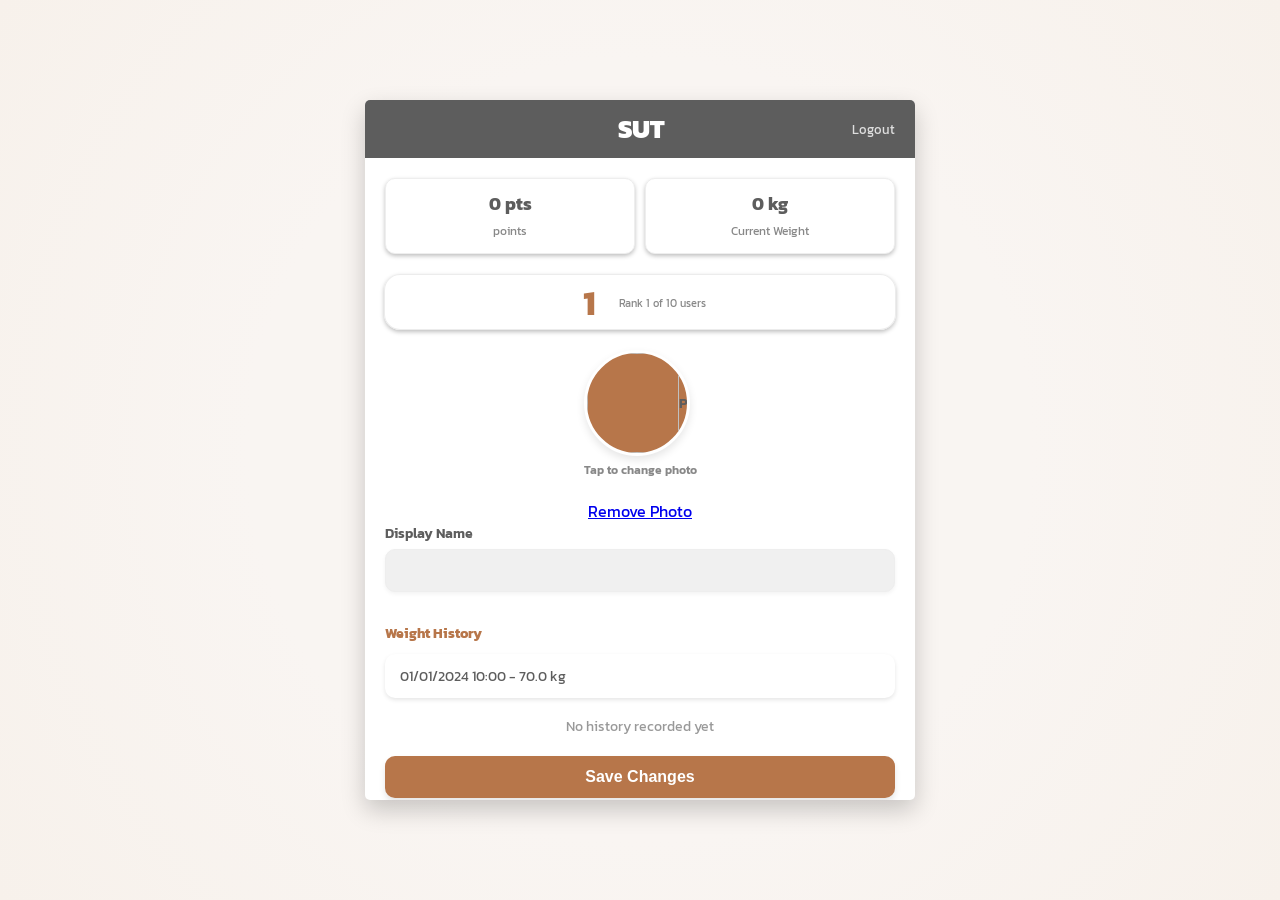
<file: src/main/resources/templates/person.html>
<!DOCTYPE html>
<html xmlns:th="http://www.thymeleaf.org">
<head>
    <meta charset="UTF-8">
    <meta name="viewport" content="width=device-width, initial-scale=1.0">
    <title>SUT Health - Edit Profile</title>
    <link href="https://fonts.googleapis.com/css2?family=Kanit:wght@300;400;600&display=swap" rel="stylesheet">
    <style>
        :root {
            --sut-orange: #b7764a;
            --sut-dark: #5d5d5d;
            --bg-gray: #f4f4f4;
        }

        body { 
            font-family: 'Kanit', sans-serif; 
            background: radial-gradient(circle, #f9f5f2 50%, #f7f1eb 100%); 
            margin: 0; 
            display: flex;
            justify-content: center;
            align-items: center;
            height: 100vh;
            width: 100vw;
        }
        
        .app-screen { 
            width: 550px; 
            height: 700px; 
            background: white; 
            position: relative; 
            overflow: hidden; 
            box-shadow: 0 10px 25px rgba(0,0,0,0.2);
            display: flex;
            border-radius: 5px;
            flex-direction: column;
        }

        .header { 
            background: var(--sut-dark); 
            padding: 10px 20px; 
            display: flex; 
            justify-content: space-between; 
            align-items: center; 
            flex-shrink: 0; 
        }
        .header .logo-text { font-weight: 800; font-size: 1.6rem; color: white; margin-left: auto; margin-right: -45px; } 
        .header .logout-link { margin-left: auto; } 
        .logout-link { color: white; text-decoration: none; font-size: 0.8rem; opacity: 0.8; font-weight: normal; }
        .logout-link:hover { opacity: 1; text-decoration: underline; }

        .content { 
            flex-grow: 1; 
            overflow-y: auto; 
            padding: 20px; 
            padding-bottom: 30px;
            display: flex;
            flex-direction: column;
            align-items: center;
        }

        
        .stats-grid { 
            display: grid; 
            grid-template-columns: 1fr 1fr; 
            gap: 10px; 
            margin-bottom: 20px;
            width: 100%;
        }
        .stat-box { background: white; border: 1px solid #eeeeee; padding: 12px; border-radius: 10px; text-align: center; box-shadow: 0 2px 4px rgba(0, 0, 0, 0.250); }
        .stat-box b { font-size: 1.1rem; display: block; color: var(--sut-dark); }
        .stat-box span { font-size: 0.75rem; color: #888; }

        .rank-summary {
            background: linear-gradient(135deg, #ffffff 0%, #ffffff 100%);
            border: 1px solid #88888829;
            border-radius: 16px;
            padding: 12px 20px;
            margin-bottom: 20px;
            width: 92%;
            display: flex;
            align-items: center;
            justify-content: center;
            gap: 15px;
            box-shadow: 0 2px 4px rgba(0, 0, 0, 0.250);
        }
        .rank-circle {
            background: #ffffff;
            color: var(--sut-orange);
            width: 30px;
            height: 30px;
            border-radius: 50%;
            display: flex;
            align-items: center;
            justify-content: center;
            font-weight: bold;
            font-size: 2.2rem;
            flex-shrink: 0;

        }
        .rank-details { text-align: left; }
        .rank-title { color: var(--sut-orange); font-weight: 600; font-size: 0.9rem; line-height: 1.2; }
        .rank-subtext { color: #888; font-size: 0.7rem; margin-top: 2px; }

    
        .section-title { color: var(--sut-orange); font-weight: bold; margin: 15px 0 10px; font-size: 0.9rem; align-self: flex-start; }
        .history-list { width: 100%; padding: 0; list-style: none; margin: 0; }
        .history-list li {
            background: white;
            padding: 12px 15px;
            margin-bottom: 8px;
            border-radius: 10px;
            box-shadow: 0 2px 4px rgba(0,0,0,0.1);
            font-size: 0.85rem;
            width: 100%;
            box-sizing: border-box;
            color: var(--sut-dark);
        }

    
        .profile-upload { position: relative; margin-bottom: 20px; cursor: pointer; }
        .preview-circle { 
            width: 100px; height: 100px; background: var(--sut-orange); border-radius: 50%; 
            border: 3px solid white; overflow: hidden; 
            display: flex; align-items: center; justify-content: center;
            box-shadow: 0 4px 8px rgba(0,0,0,0.1);
        }
        .preview-circle img { width: 100%; height: 100%; object-fit: cover; }
        .edit-hint { font-size: 0.75rem; color: #888; margin-top: 5px; text-align: center; }

        
        .input-group { width: 100%; margin-bottom: 15px; }
        label { display: block; margin-bottom: 6px; color: var(--sut-dark); font-weight: 600; font-size: 0.85rem; }
        input { 
            width: 100%; padding: 12px; border-radius: 10px; 
            border: 1px solid #eeeeee; background: white; 
            box-sizing: border-box; font-size: 0.95rem; color: #444; 
            box-shadow: 0 2px 4px rgba(0, 0, 0, 0.05);
        }

        .btn-save { 
            width: 100%; padding: 12px; background: var(--sut-orange); 
            color: white; border: none; border-radius: 10px; 
            font-weight: bold; font-size: 1rem; cursor: pointer; 
            transition: 0.3s; margin-top: 10px;
            box-shadow: 0 4px 6px rgba(0,0,0,0.1);
        }
        .btn-save:hover { background: #692e04; transform: translateY(-1px); }

        .footer-link { display: inline-block; color: var(--sut-orange); text-decoration: none; font-weight: 600; margin-top: 15px; font-size: 0.9rem; }
    </style>
</head>
<body>

<div class="app-screen">
    <div class="header">
        <span class="logo-text">SUT</span>
        <a href="/" class="logout-link">Logout</a>
    </div>

    <div class="content">
        <!-- Summary Stats -->
        <div class="stats-grid">
            <div class="stat-box">
                <b th:text="${user.points} + ' pts'">0 pts</b>
                <span>points</span>
            </div>
            <div class="stat-box">
                <b th:text="${user.weight} + ' kg'">0 kg</b>
                <span>Current Weight</span>
            </div>
        </div>


        <div class="rank-summary">
            <div class="rank-circle" th:text="${userRank}">1</div>
            <div class="rank-details">
                <div class="rank-title" th:text="${' ' + user.motivationMessage}"> </div>
                <div class="rank-subtext">Rank <span th:text="${userRank}">1</span> of <span th:text="${totalUsers}">10</span> users</div>
            </div>
        </div>

    <form th:action="@{/person/update}" method="post" enctype="multipart/form-data" style="width: 100%; display: flex; flex-direction: column; align-items: center;">
        
        <label for="file-input" class="profile-upload">
            <div class="preview-circle">
                <img id="img-preview" th:src="${session.userImage != null ? session.userImage : '#'}" 
                    th:style="${session.userImage == null ? 'display:none' : 'display:block'}" />
                <span id="placeholder" th:style="${session.userImage != null ? 'display:none' : 'font-size:40px; color:white'}">P</span>
            </div>
            <div class="edit-hint">Tap to change photo</div>
        </label>
        
        <a href="javascript:void(0)" id="remove-photo-link" 
           th:style="${session.userImage == null ? 'display:none' : 'display:block; margin-top: -10px; margin-bottom: 5px; font-size: 0.70rem; color: #692e04; text-decoration: none;'}"
           onclick="removeProfileImage()">Remove Photo</a>

        <input id="file-input" type="file" name="profileImage" accept="image/*" style="display: none;" onchange="previewImage(this)">
        <input type="hidden" name="removeImage" id="remove-image-input" value="false">

        <div class="input-group">
            <label>Display Name</label>
            <input type="text" th:value="${user.username}" readonly style="background-color: #f0f0f0; color: #888; cursor: not-allowed;">
        </div>

        <div class="section-title">Weight History</div>
        <ul class="history-list">
            <li th:each="entry : ${weightHistory}" th:text="${entry}">
                01/01/2024 10:00 - 70.0 kg
            </li>
        </ul>
        <div th:if="${#lists.isEmpty(weightHistory)}" style="text-align:center; color:#999; font-size: 0.85rem; padding: 10px;">
            No history recorded yet
        </div>

        <button type="submit" class="btn-save">Save Changes</button>
        <a href="/home" class="footer-link">Back</a>
    </form>
    </div>
</div>

<script th:inline="javascript">
    function previewImage(input) {
        if (input.files && input.files[0]) {
            var reader = new FileReader();
            reader.onload = function(e) {
                document.getElementById('img-preview').src = e.target.result;
                document.getElementById('img-preview').style.display = 'block';
                document.getElementById('placeholder').style.display = 'none';
                document.getElementById('remove-photo-link').style.display = 'block';
                document.getElementById('remove-image-input').value = 'false';
            }
            reader.readAsDataURL(input.files[0]);
        }
    }

    function removeProfileImage() {
        document.getElementById('img-preview').src = '#';
        document.getElementById('img-preview').style.display = 'none';
        document.getElementById('placeholder').style.display = 'block';
        document.getElementById('remove-photo-link').style.display = 'none';
        document.getElementById('remove-image-input').value = 'true';
        document.getElementById('file-input').value = '';
    }
</script>

</body>
</html>
</file>
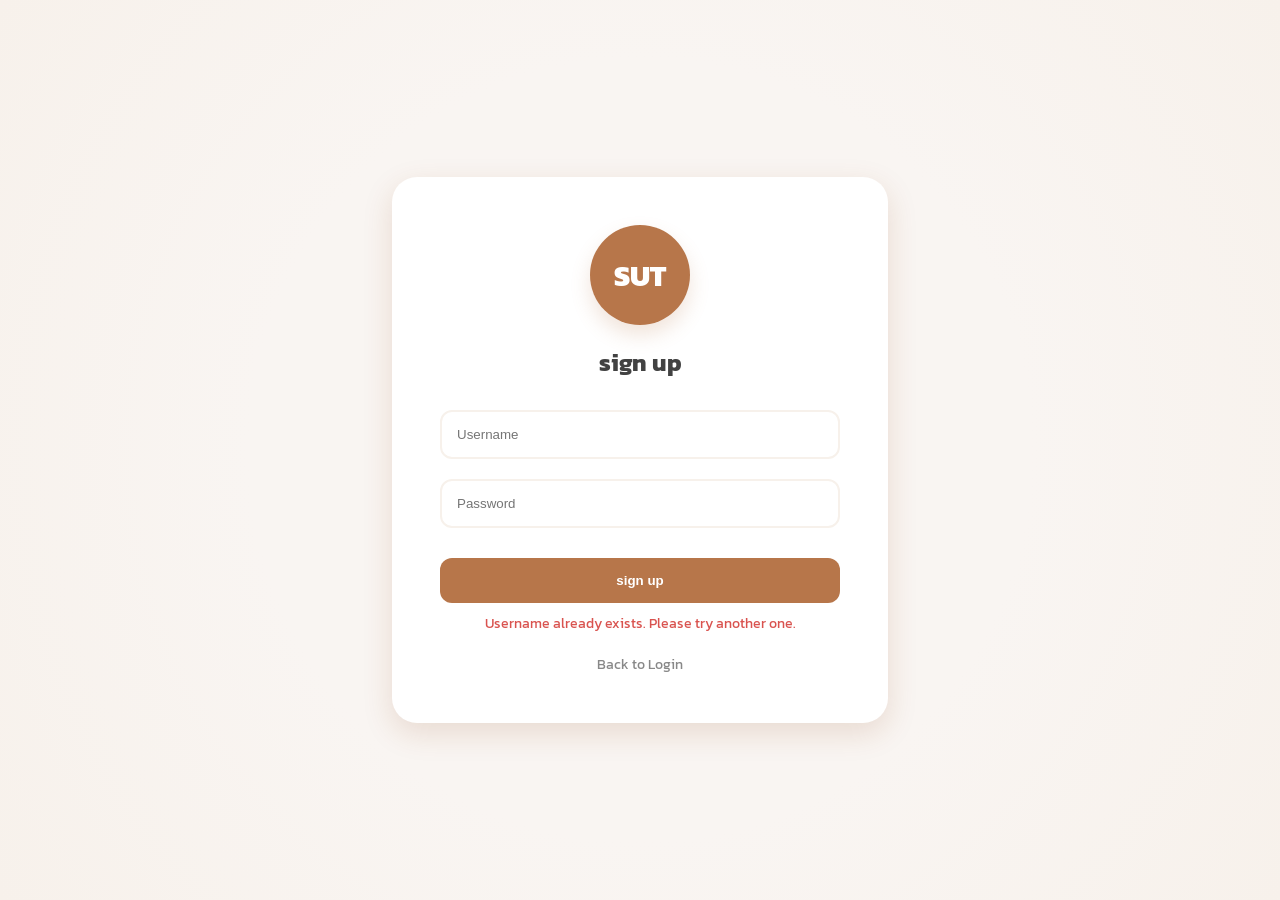
<file: src/main/resources/templates/register.html>
<!DOCTYPE html>
<html lang="th">
<head>
    <meta charset="UTF-8">
    <title>Sign Up - CalTrack</title>
    <link href="https://fonts.googleapis.com/css2?family=Kanit:wght@300;400;600&display=swap" rel="stylesheet">
    <style>
        body {
            font-family: 'Segoe UI', 'Kanit', sans-serif;
            background: radial-gradient(circle, #f9f5f2 50%, #f7f1eb 100%);
            display: flex; justify-content: center; align-items: center; min-height: 100vh; margin: 0;
        }
        .register-box {
            background: white; padding: 3rem; border-radius: 25px; width: 400px;
            box-shadow: 0 10px 30px rgba(139, 69, 19, 0.15); text-align: center;
        }
        h2 { color: #424242; margin-bottom: 20px; }
        input {
            width: 100%; padding: 15px; margin: 10px 0;
            border: 2px solid #f7f1eb; border-radius: 12px; box-sizing: border-box;
        }
        .btn-reg {
            width: 100%; padding: 15px; background: #b7764a; color: white;
            border: none; border-radius: 12px; font-weight: bold; cursor: pointer;
            margin-top: 20px; transition: 0.3s;
        }
        .btn-reg:hover { background: #a36640; transform: translateY(-2px); }
        .error-msg { color: #d9534f; font-size: 0.85rem; margin-top: 10px; }
    </style>
</head>
<body>
    <div class="register-box">
        <div style="background: #b7764a; width: 100px; height: 100px; border-radius: 50%; display: flex; align-items: center; justify-content: center; margin: 0 auto 15px; box-shadow: 0 10px 20px rgba(183,118,74,0.2);">
            <span style="font-weight: 800; font-size: 1.8rem; color: white;">SUT</span>
        </div>
        <h2>sign up</h2>
        <form action="/register" method="post">
            <input type="text" name="username" placeholder="Username" required>
            <input type="password" name="password" placeholder="Password" required>
            <button type="submit" class="btn-reg">sign up</button>
        </form>
        <div th:if="${param.error}" class="error-msg">Username already exists. Please try another one.</div>
        <a href="/" style="display: block; margin-top: 20px; color: #888; text-decoration: none; font-size: 0.9rem;">Back to Login</a>
    </div>
</body>
</html>
</file>
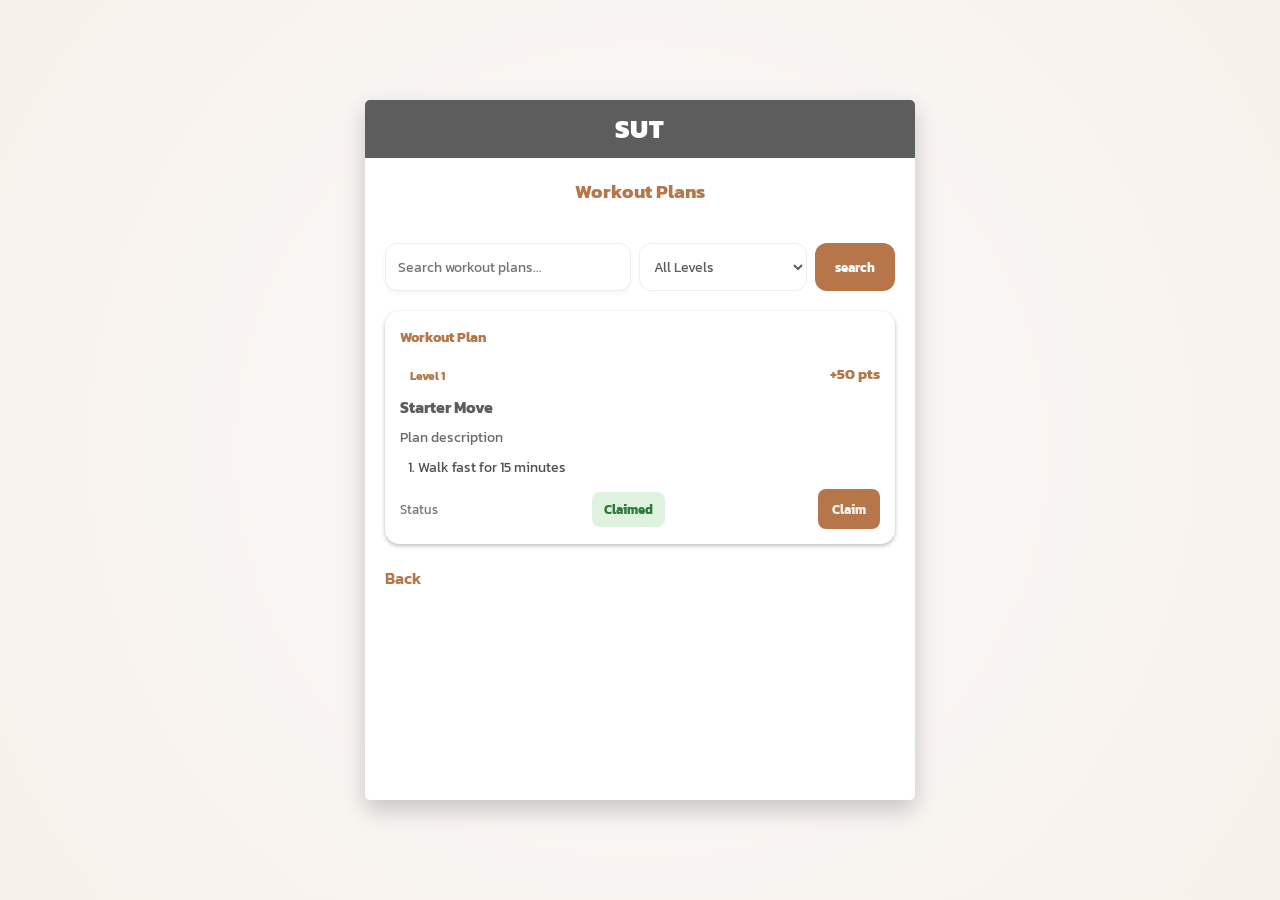
<file: src/main/resources/templates/workout.html>
<!DOCTYPE html>
<html xmlns:th="http://www.thymeleaf.org">
<head>
    <meta charset="UTF-8">
    <meta name="viewport" content="width=device-width, initial-scale=1.0">
    <title>Workout Plan</title>
    <link href="https://fonts.googleapis.com/css2?family=Kanit:wght@300;400;600;700&display=swap" rel="stylesheet">
    <style>
        :root {
            --sut-orange: #b7764a;
            --sut-dark: #5d5d5d;
            --bg-gray: #f4f4f4;
        }

        body {
            font-family: 'Kanit', sans-serif;
            background: radial-gradient(circle, #f9f5f2 50%, #f7f1eb 100%);
            margin: 0;
            display: flex;
            justify-content: center;
            align-items: center;
            height: 100vh;
            width: 100vw;
        }

        .app-screen {
            width: 550px; 
            height: 700px; 
            background: white;
            position: relative;
            overflow: hidden;
            box-shadow: 0 10px 25px rgba(0,0,0,0.2);
            display: flex;
            border-radius: 5px;
            flex-direction: column;
        }

        .header {
            background: var(--sut-dark);
            padding: 10px;
            text-align: center;
            flex-shrink: 0;
            color: white;
            font-weight: 600;
        }

        .content {
            flex-grow: 1;
            overflow-y: auto;
            padding: 20px;
            padding-bottom: 90px;
        }

        .point-btn {
            background: var(--sut-orange);
            color: #f7f1eb;
            padding: 10px;
            border: none;
            border-radius: 6px;
            width: 100%;
            font-weight: bold;
            margin-bottom: 15px;
            cursor: default;
        }

        .section-card {
            background: white;
            border: 1px solid #ffffff;
            border-radius: 14px;
            padding: 14px;
            margin-bottom: 14px;
            box-shadow: 0 2px 4px rgba(0, 0, 0, 0.250);
        }

        .section-title {
            color: var(--sut-orange);
            font-weight: bold;
            margin-bottom: 10px;
            border-bottom: #ffffff;
            padding-bottom: 4px;
            font-size: 0.9rem;
        }

        .workout-top {
            display: flex;
            justify-content: space-between;
            gap: 10px;
            margin-bottom: 8px;
        }

        .level-badge {
            display: inline-block;
            color: #b7764a;
            border-radius: 999px;
            padding: 4px 10px;
            font-size: 0.75rem;
            font-weight: 700;
            margin-bottom: 6px;
        }

        .level-points {
            color: var(--sut-orange);
            font-size: 0.95rem;
            font-weight: 700;
            white-space: nowrap;
        }

        .plan-title {
            font-size: 1rem;
            font-weight: 700;
            color: var(--sut-dark);
        }

        .plan-desc {
            color: #6b6b6b;
            font-size: 0.85rem;
            margin: 8px 0 10px;
        }

        .exercise-list {
            margin: 0 0 12px 18px;
            padding: 0;
            color: #4f4f4f;
            font-size: 0.85rem;
        }

        .exercise-list li {
            margin-bottom: 6px;
        }

        .status-row {
            display: flex;
            justify-content: space-between;
            align-items: center;
            gap: 10px;
            flex-wrap: wrap;
        }

        .status-text {
            font-size: 0.82rem;
            color: #777;
        }

        .claim-btn {
            background: var(--sut-orange);
            color: #f7f1eb;
            padding: 10px 14px;
            border: none;
            border-radius: 8px;
            font-weight: bold;
            cursor: pointer;
            font-family: inherit;
        }

        .done-badge {
            background: #dff2df;
            color: #2d7a39;
            padding: 8px 12px;
            border-radius: 8px;
            font-size: 0.82rem;
            font-weight: 700;
        }

        .footer-link {
            display: inline-block;
            color: var(--sut-orange);
            text-decoration: none;
            font-weight: 600;
            margin-top: 8px;
        }
    </style>
</head>
<body>

<div class="app-screen">
    <div class="header">
        <span style="font-weight: 800; font-size: 1.6rem; color: white; letter-spacing: 1px;">SUT</span>
    </div>

<h3><center style="color: #b7764a;">Workout Plans</center></h3>

    <div class="content">
        <div style="margin-bottom: 20px;">
            <form action="/workout" method="get" style="display: flex; gap: 8px;">
                <input type="text" id="planSearch" name="search" th:value="${search}" placeholder="Search workout plans..." 
                       style="flex: 1.5; padding: 12px; border: 1px solid #eeeeee; border-radius: 12px; box-shadow: 0 2px 4px rgba(0,0,0,0.05); font-family: inherit; font-size: 0.9rem;">
                <select id="difficultyFilter" name="level" onchange="this.form.submit()" 
                        style="flex: 1; padding: 10px; border: 1px solid #eeeeee; border-radius: 12px; background: white; font-family: inherit; cursor: pointer; color: #5d5d5d; font-size: 0.85rem;">
                    <option value="">All Levels</option>
                    <option value="Level 1" th:selected="${level == 'Level 1'}">Level 1</option>
                    <option value="Level 2" th:selected="${level == 'Level 2'}">Level 2</option>
                    <option value="Level 3" th:selected="${level == 'Level 3'}">Level 3</option>
                </select>
                <button type="submit" style="padding: 10px 20px; background: var(--sut-orange); color: white; border: none; border-radius: 12px; font-weight: bold; cursor: pointer; font-family: inherit; transition: 0.3s;">search</button>
            </form>
        </div>

        <div class="section-card workout-card" th:each="plan : ${workoutPlans}"
             th:data-level="${plan.level}"
             th:data-search="${#strings.toLowerCase(plan.title + ' ' + (plan.exercises != null ? #strings.listJoin(plan.exercises, ' ') : ''))}">
            <div class="section-title">Workout Plan</div>
            <div class="workout-top">
                <div>
                    <div class="level-badge" th:text="${plan.level}">Level 1</div>
                    <div class="plan-title" th:text="${plan.title}">Starter Move</div>
                </div>
                <div class="level-points" th:text="'+' + ${plan.points} + ' pts'">+50 pts</div>
            </div>

            <div class="plan-desc" th:text="${plan.description}">Plan description</div>

            <ol class="exercise-list">
                <li th:each="exercise : ${plan.exercises}" th:text="${exercise}">Walk fast for 15 minutes</li>
            </ol>

            <div class="status-row">
                <div class="status-text" th:text="${plan.completed} ? 'Claimed'">Status</div>

                <div class="done-badge" th:if="${plan.completed}">Claimed</div>

                <form th:if="${!plan.completed}" action="/workout/claim" method="post">
                    <input type="hidden" name="key" th:value="${plan.key}" />
                    <button type="submit" class="claim-btn">Claim</button>
                </form>
            </div>
        </div>
        

        <a href="/home" class="footer-link"> Back </a>
    </div>
</div>

<script>
    const searchInput = document.getElementById('planSearch');
    const difficultyFilter = document.getElementById('difficultyFilter');
    const workoutCards = document.querySelectorAll('.workout-card');

    function filterWorkoutPlans() {
        const searchValue = searchInput.value.toLowerCase().trim();
        const difficultyValue = difficultyFilter.value;

        workoutCards.forEach((card) => {
            const level = card.dataset.level || '';
            const searchText = card.dataset.search || '';

            const matchesSearch = searchText.includes(searchValue);
            const matchesDifficulty = difficultyValue === '' || level === difficultyValue;

            card.style.display = matchesSearch && matchesDifficulty ? 'block' : 'none';
        });
    }

    searchInput.addEventListener('input', filterWorkoutPlans);
    difficultyFilter.addEventListener('change', filterWorkoutPlans);
</script>
</body>
</html>
</file>
